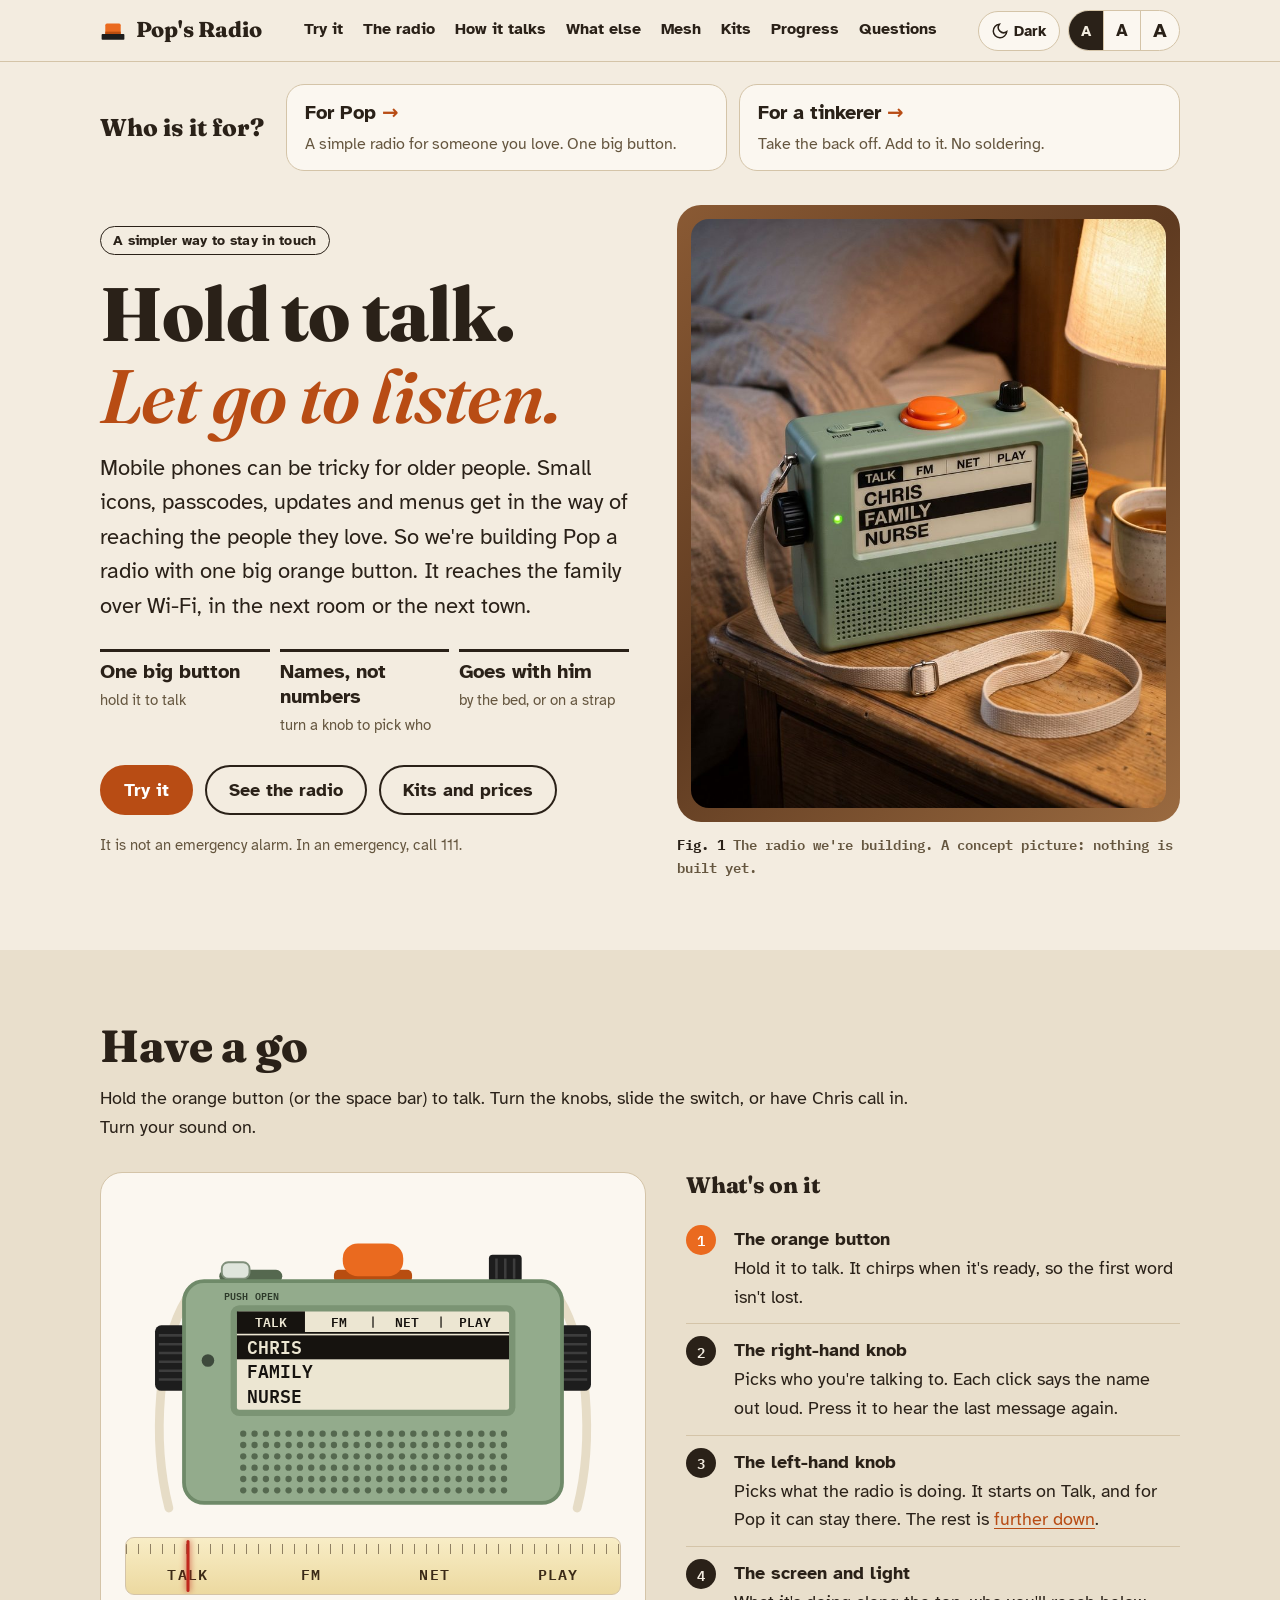
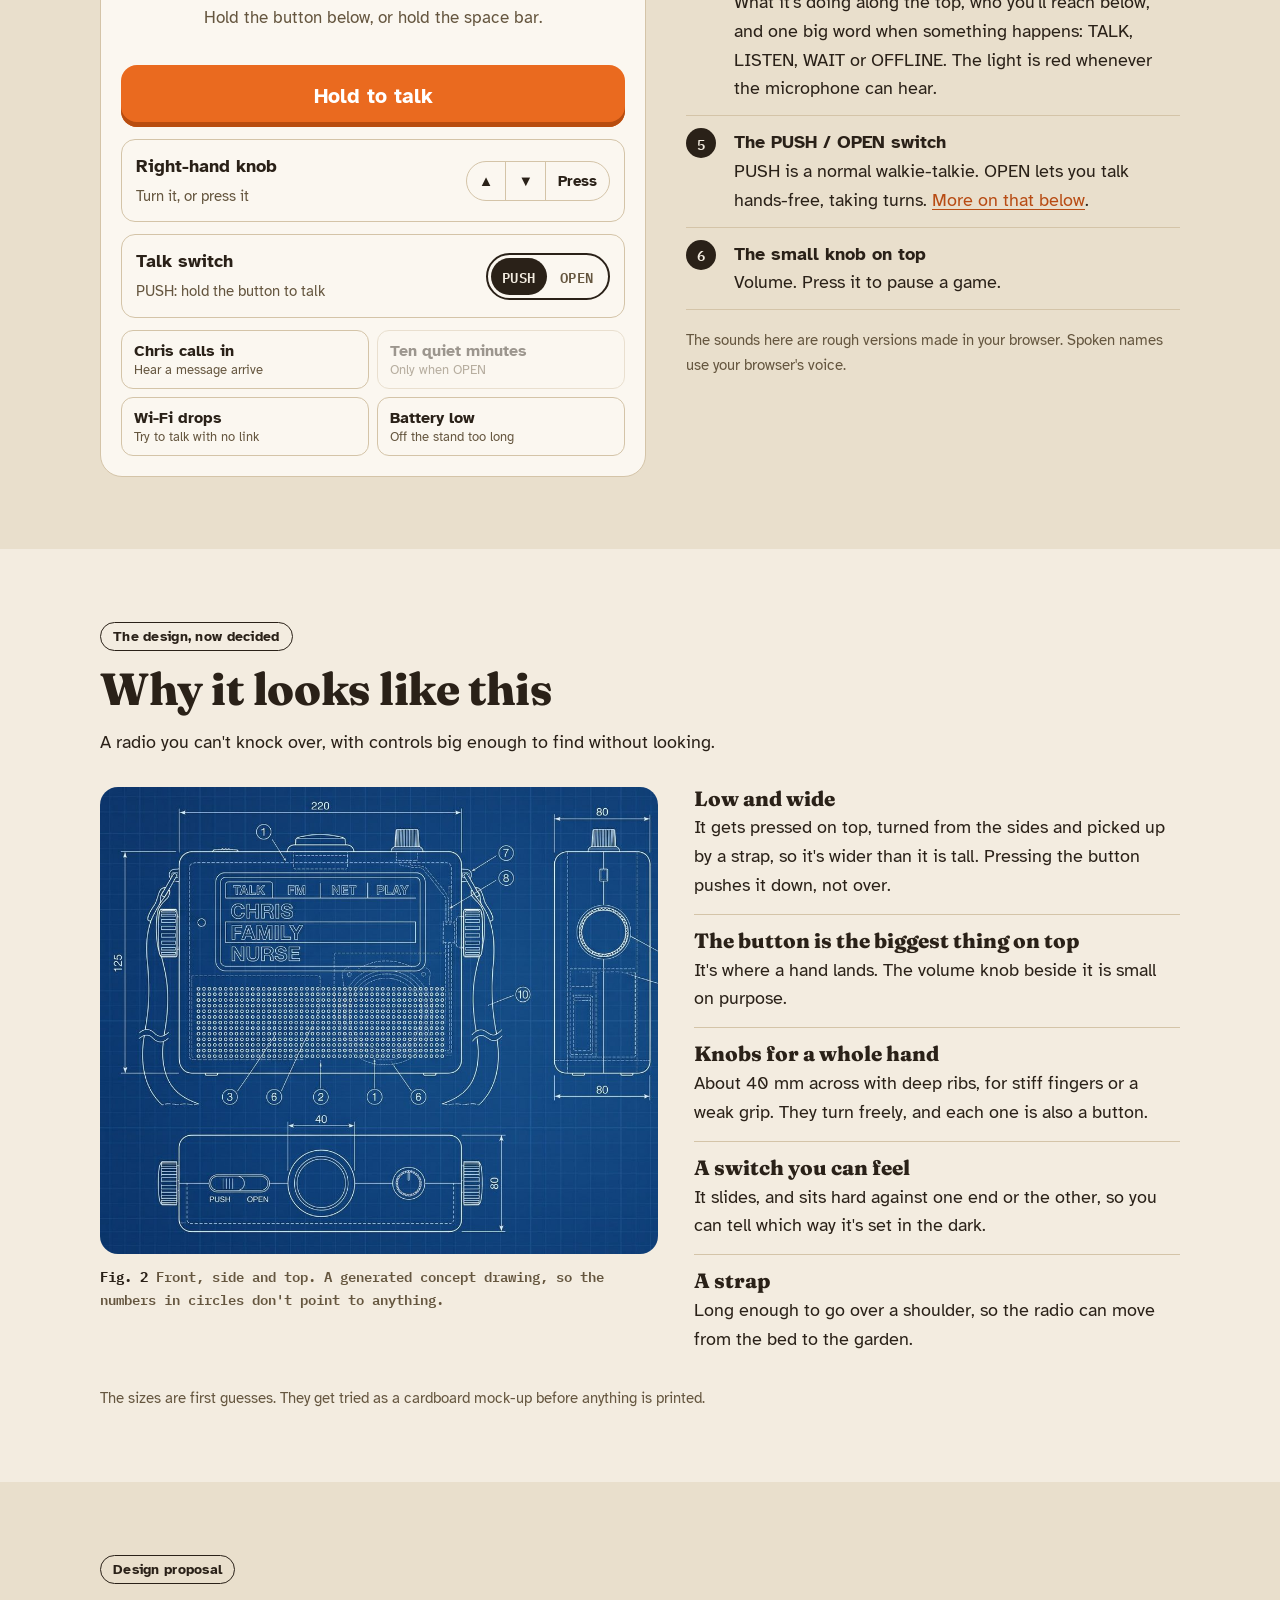
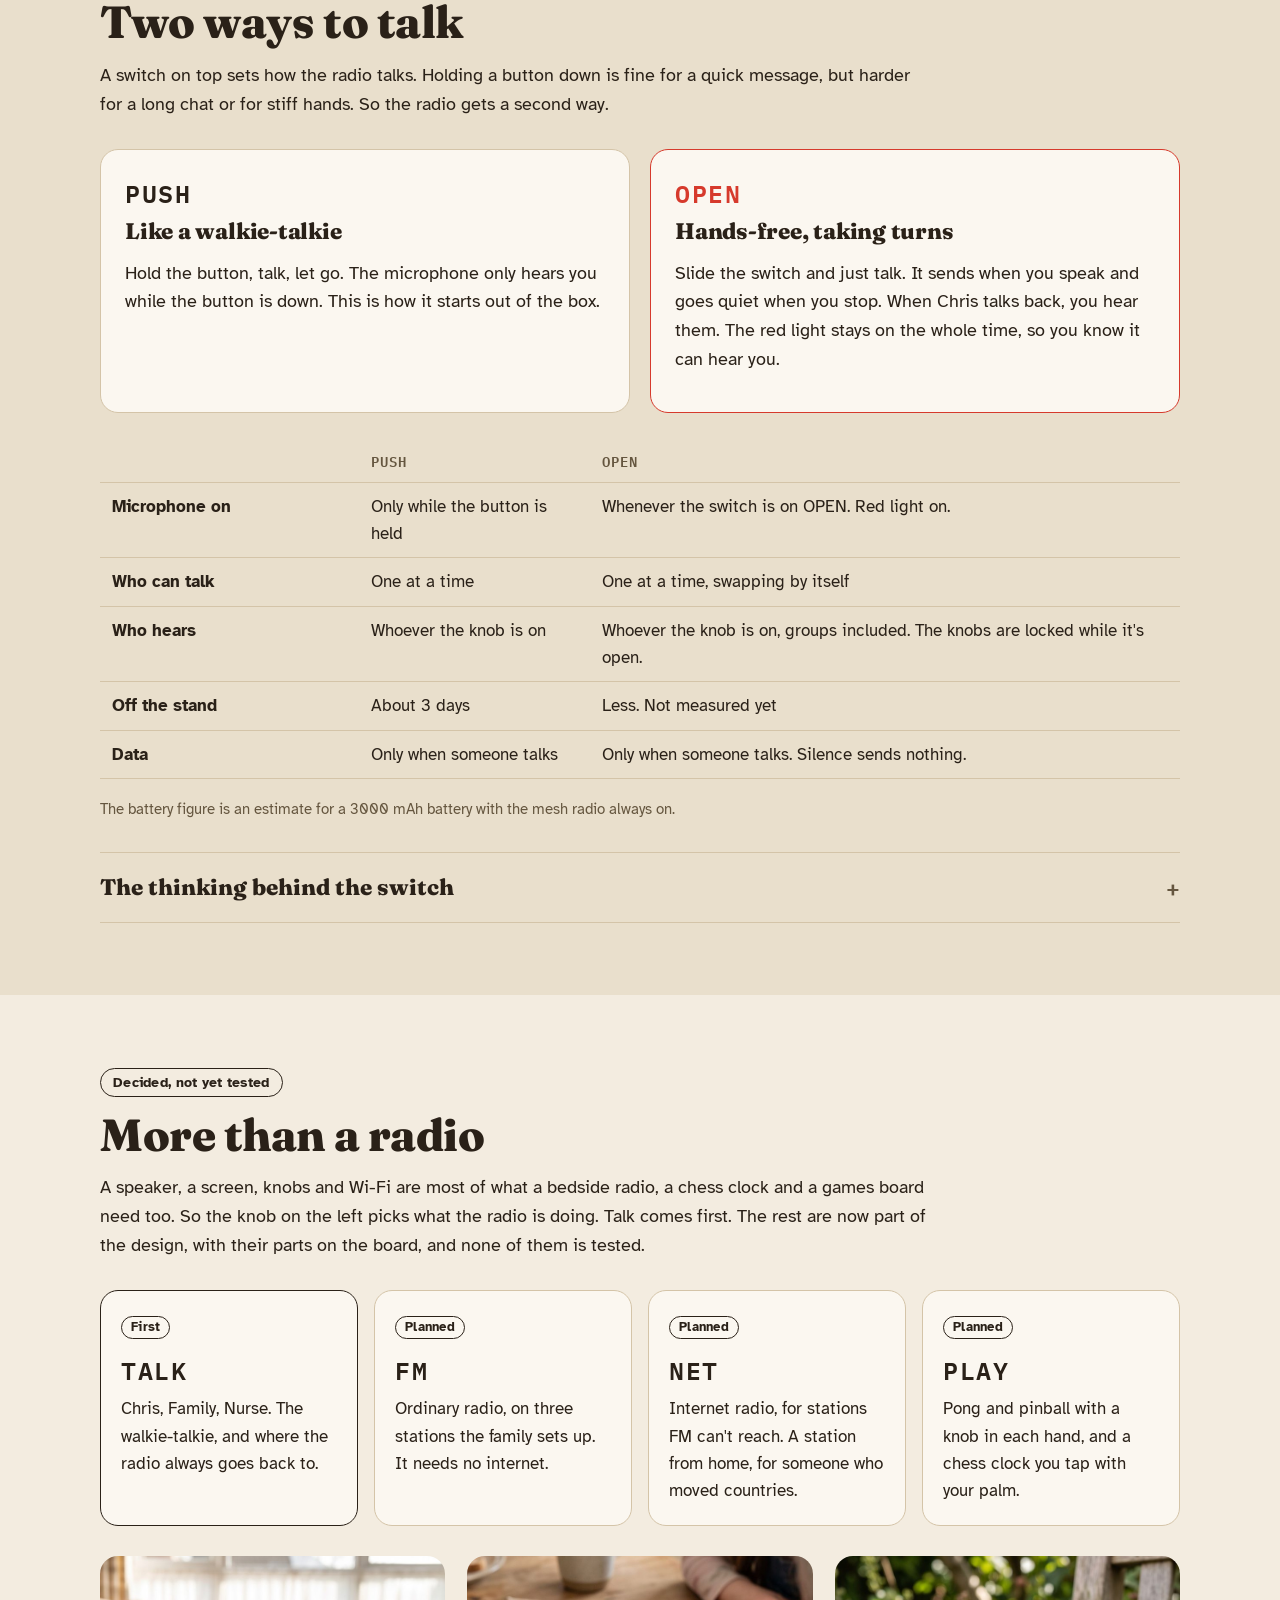
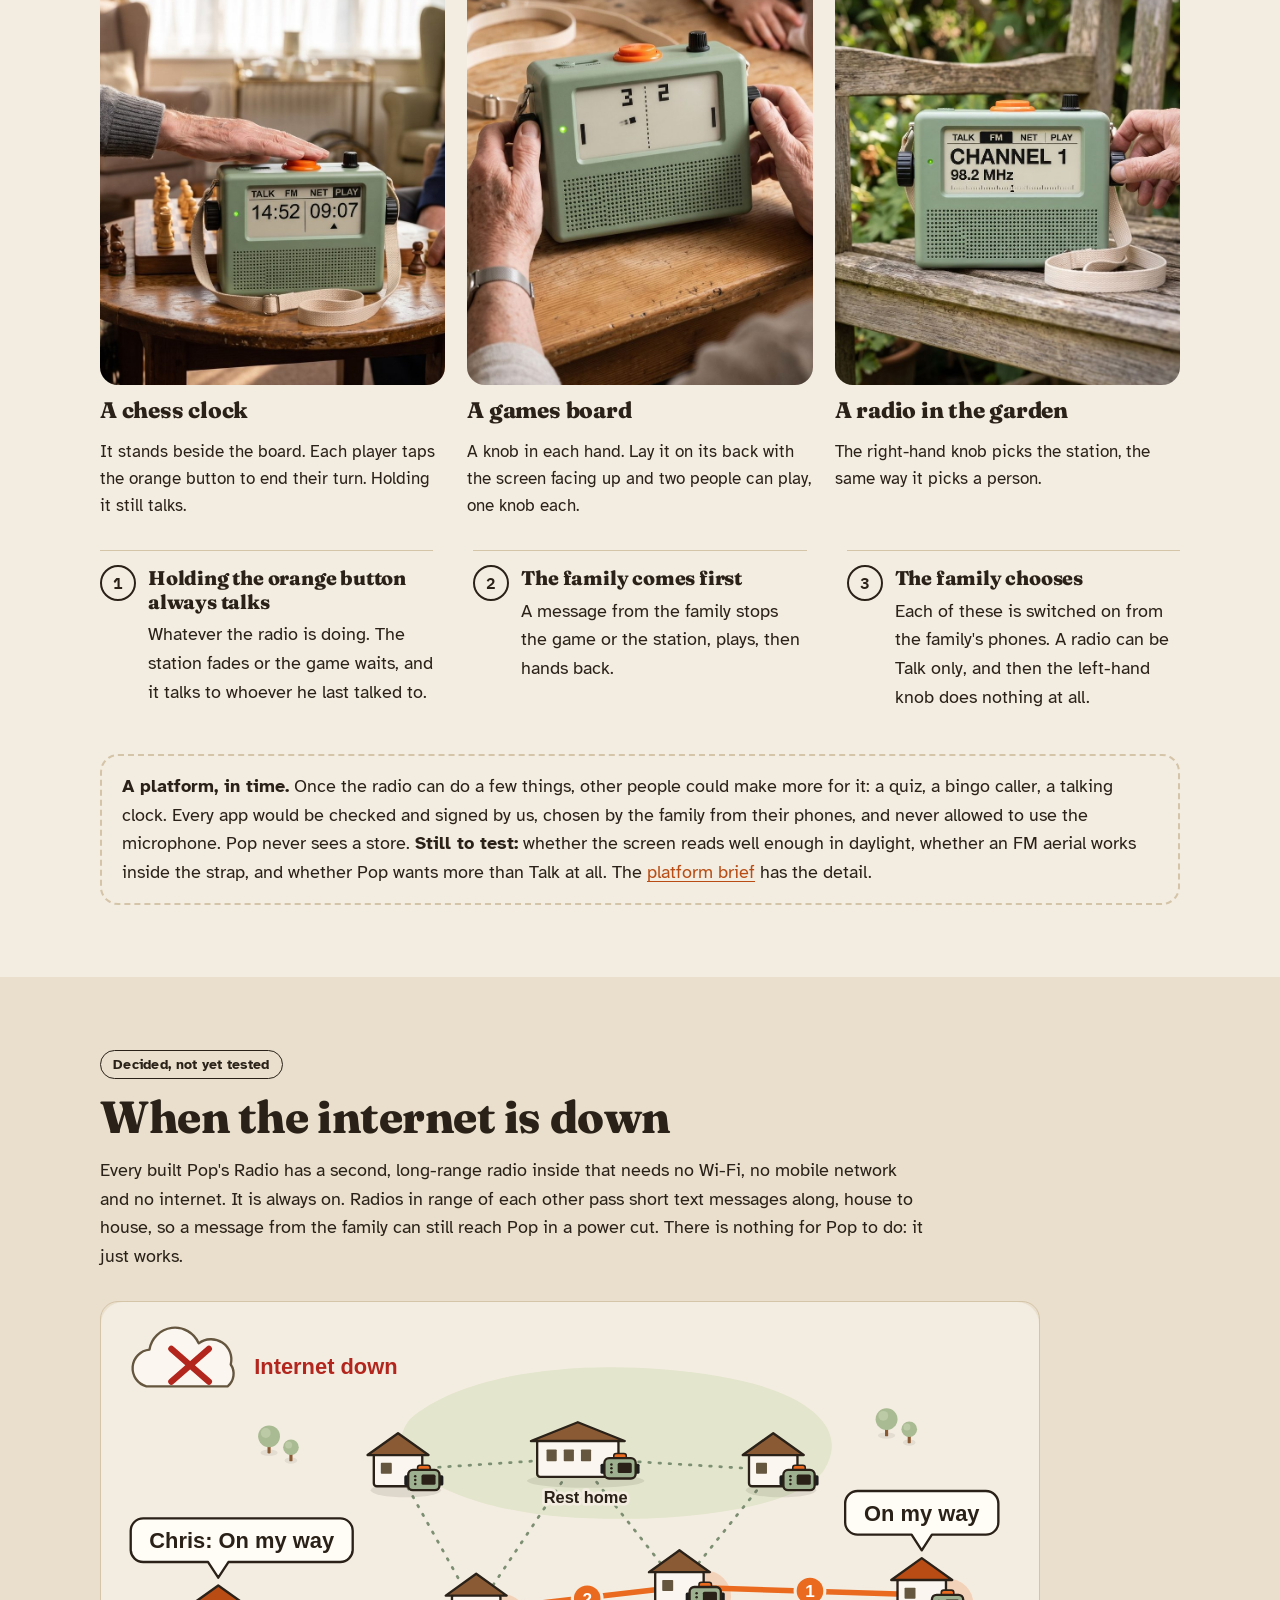
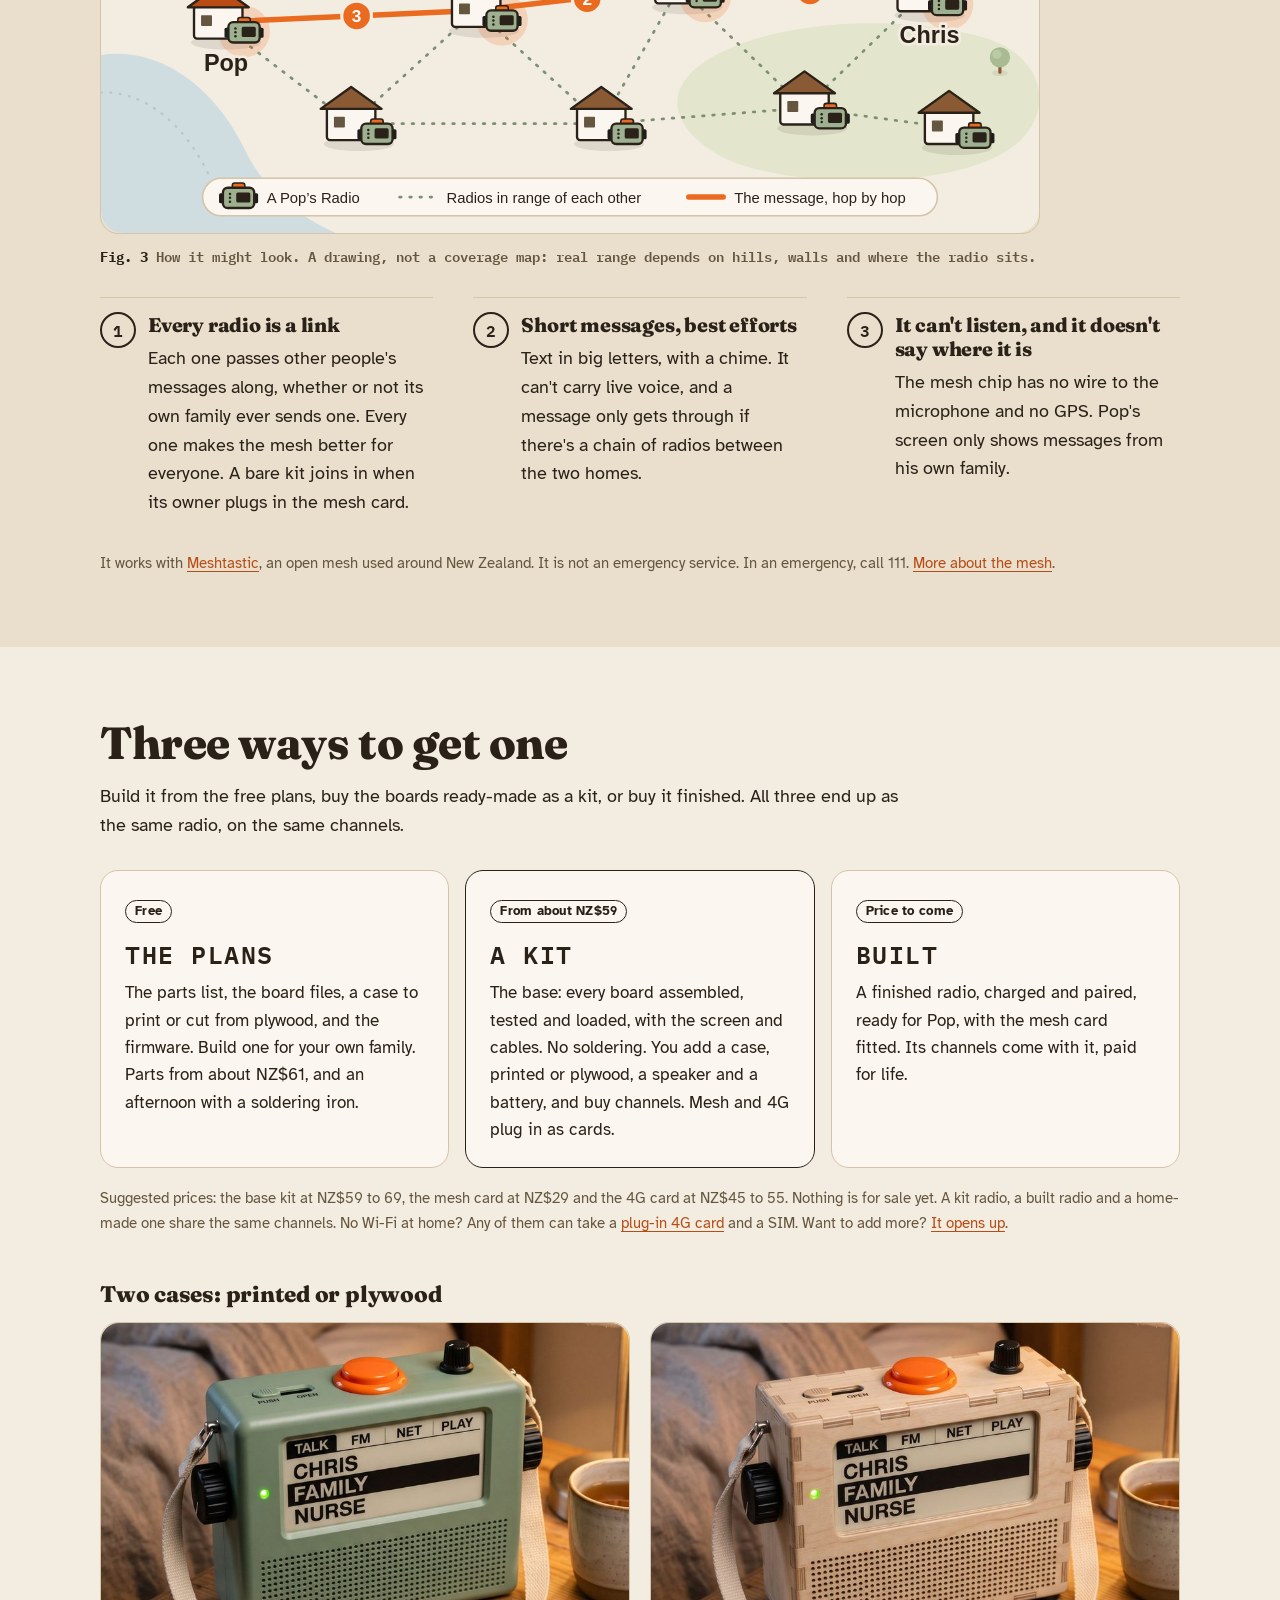
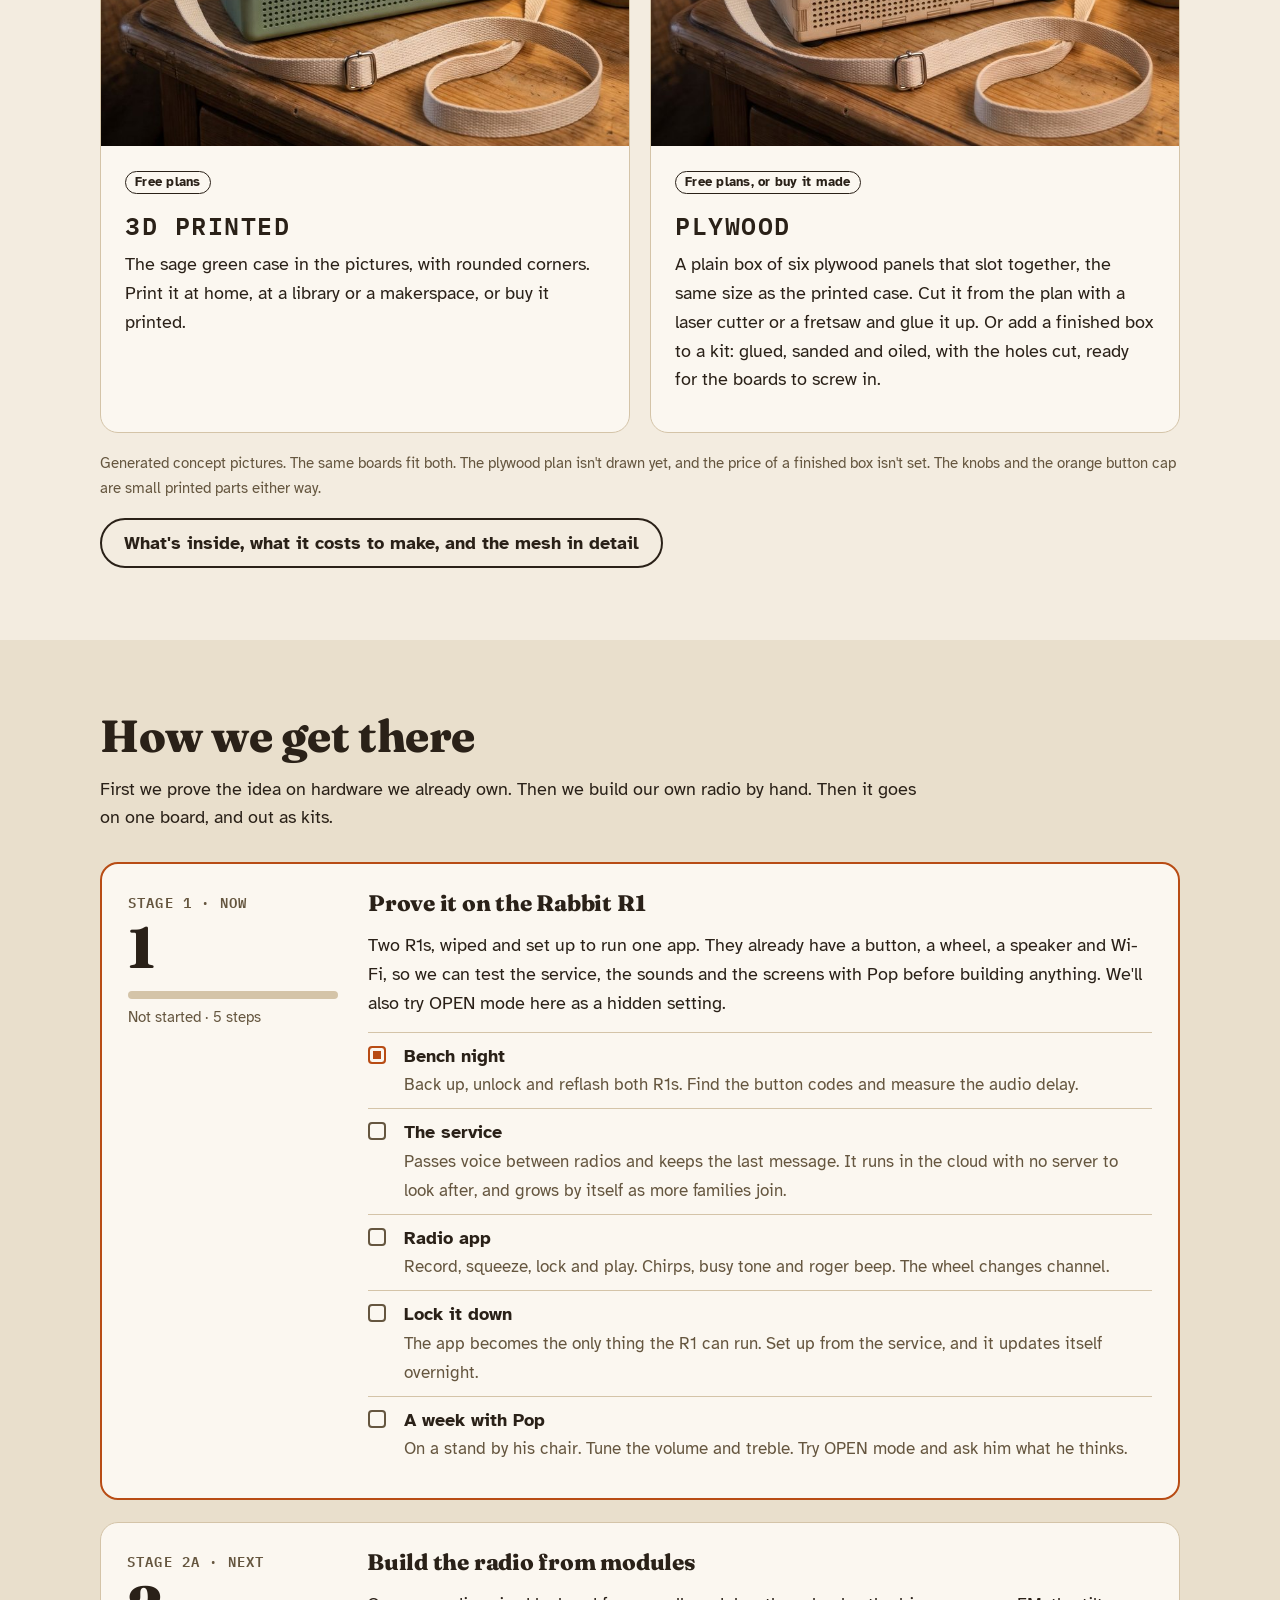
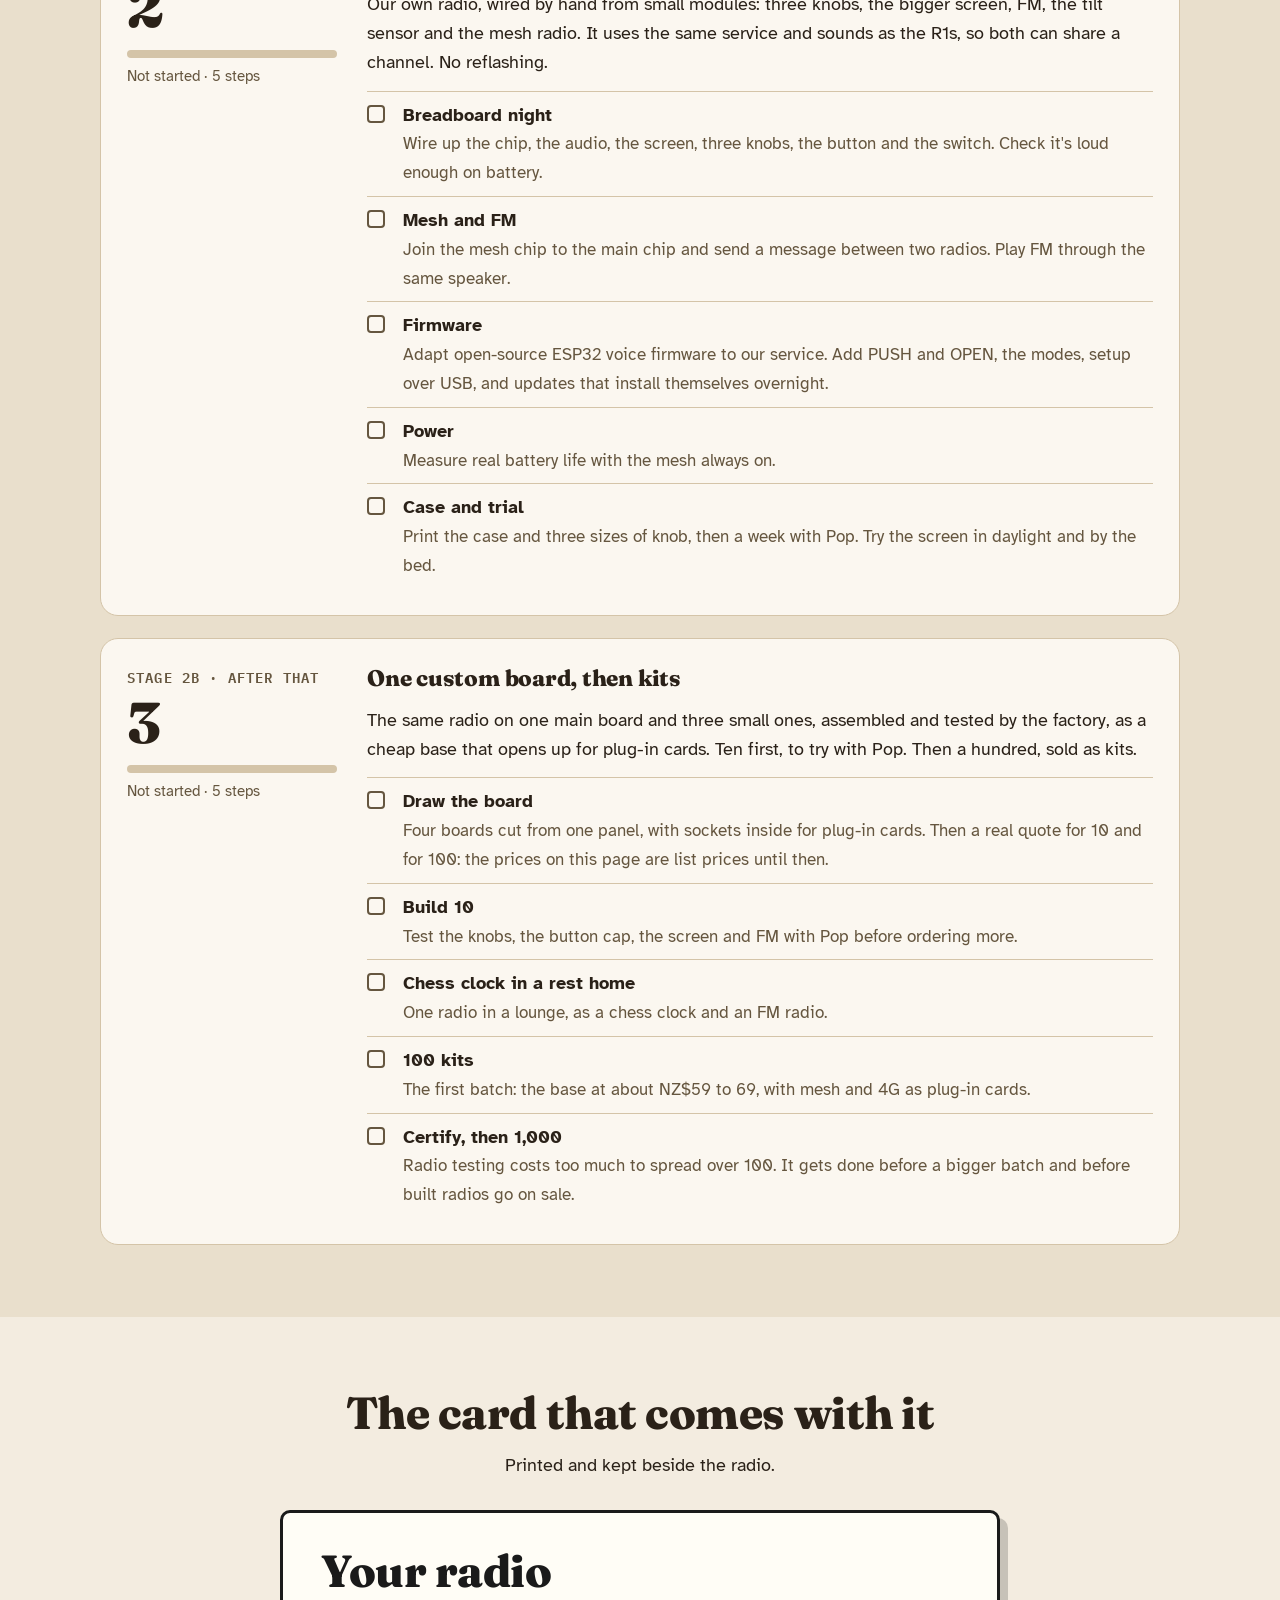
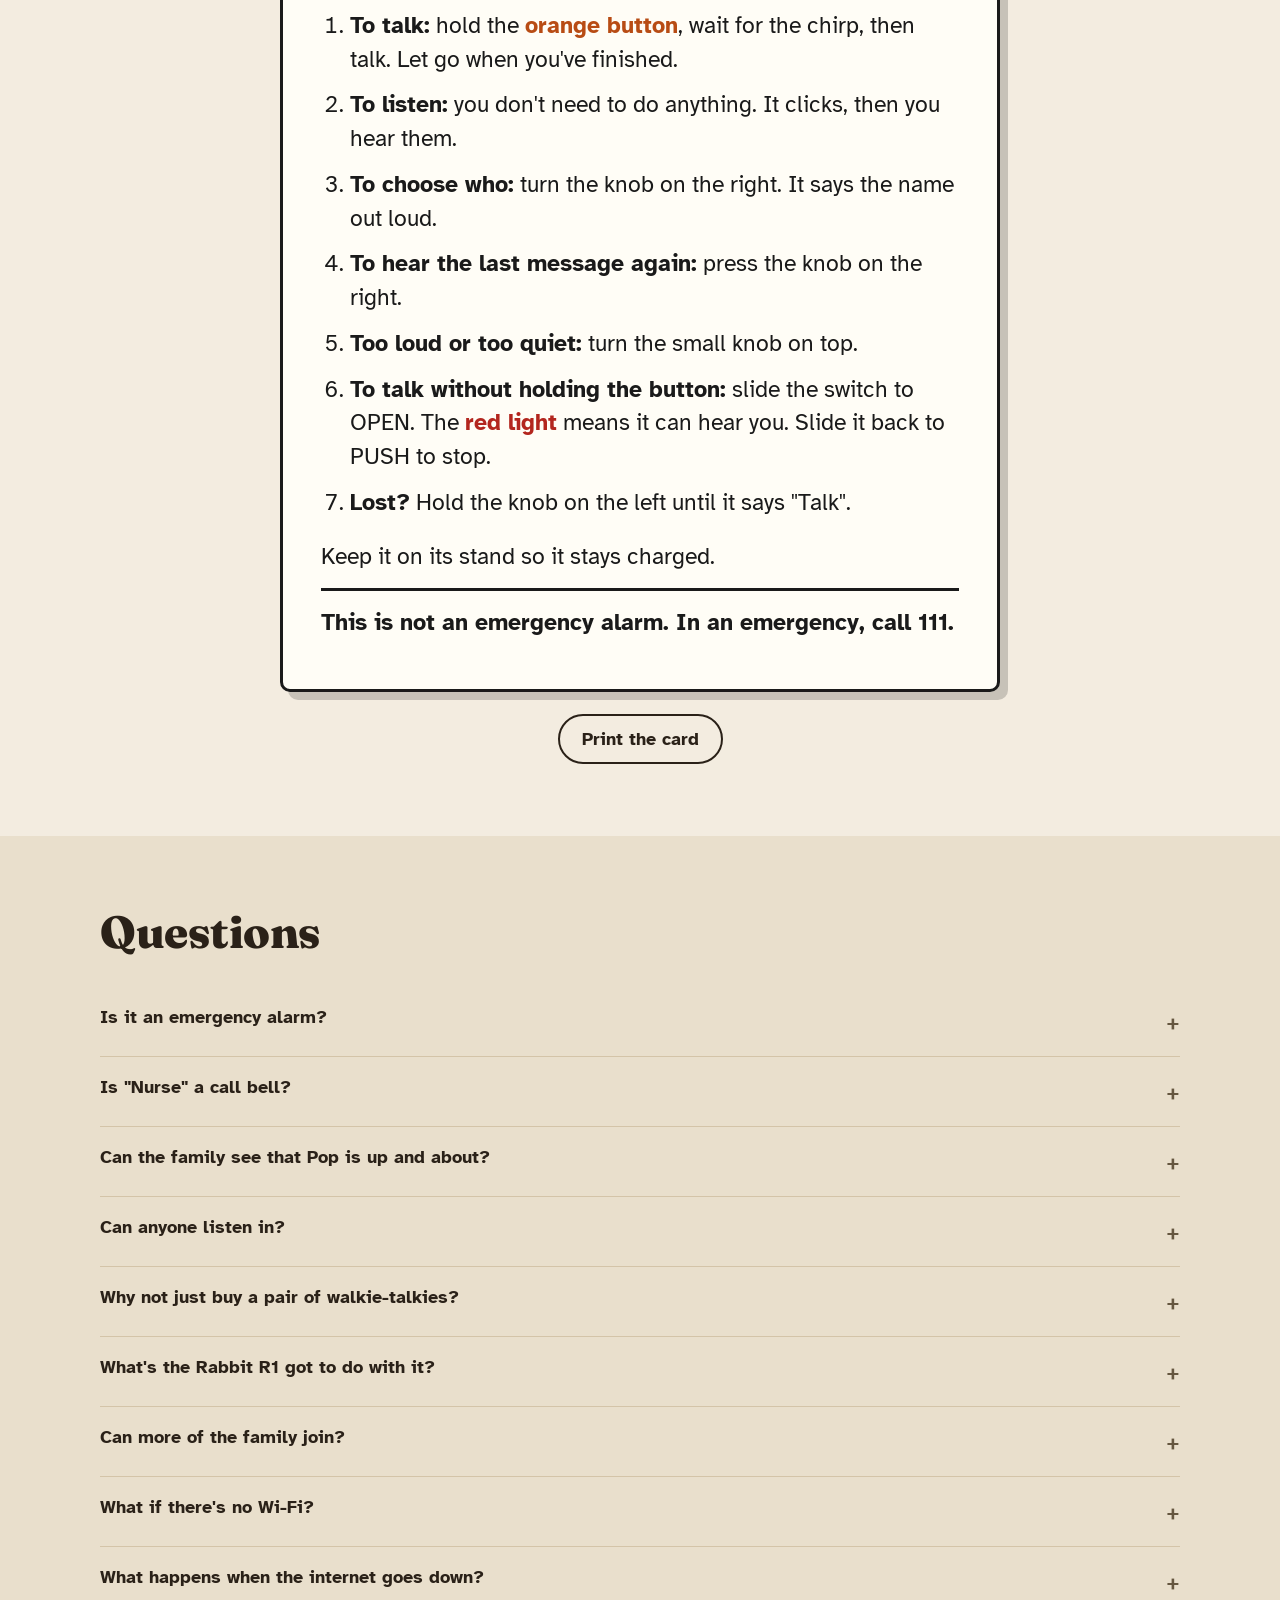
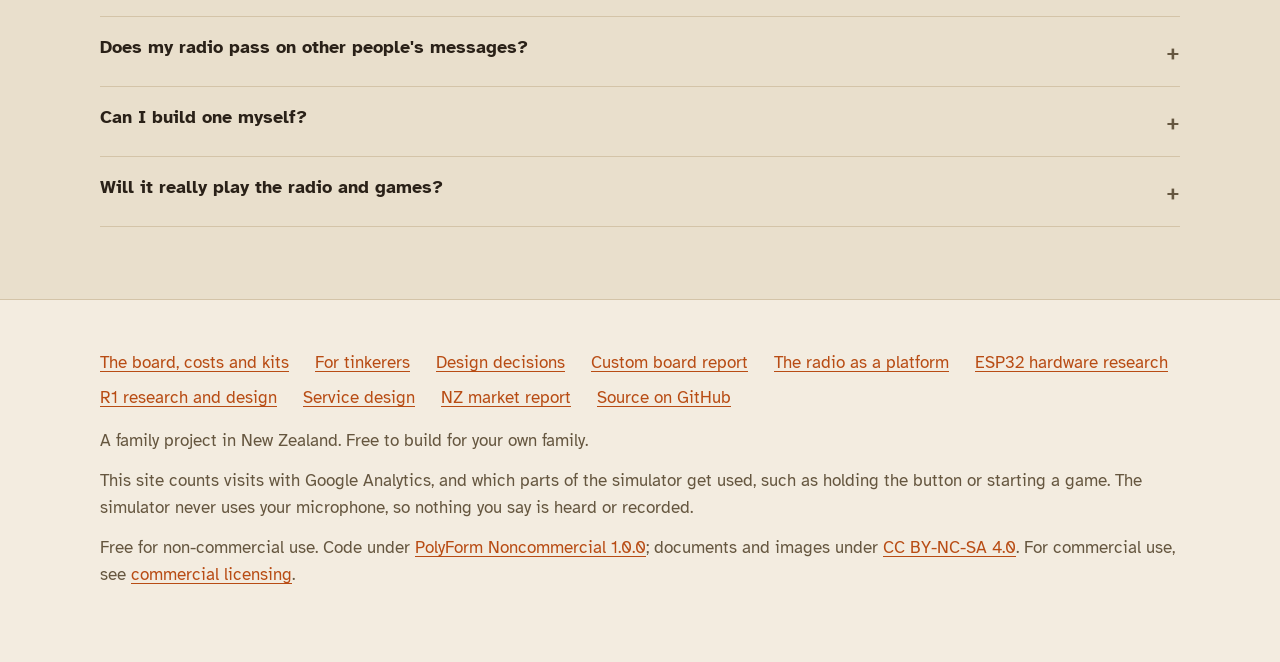
<file: index.html>
<!doctype html>
<html lang="en-NZ">
<head>
<meta charset="utf-8">
<meta name="viewport" content="width=device-width, initial-scale=1">
<title>Pop's Radio</title>
<meta name="description" content="A simple radio for Pop. Mobile phones can be tricky for older people who only want an easy way to reach the people they love. This has one big button: hold to talk, let go to listen.">
<link rel="icon" type="image/svg+xml" href="images/favicon.svg">
<link rel="apple-touch-icon" href="images/apple-touch-icon.png">
<link rel="canonical" href="https://popsradio.chrisbarlow.nz/">
<meta property="og:type" content="website">
<meta property="og:site_name" content="Pop's Radio">
<meta property="og:title" content="Pop's Radio: hold to talk, let go to listen">
<meta property="og:description" content="A simple radio for Pop. Mobile phones can be tricky for older people who only want an easy way to reach the people they love. This has one big button: hold to talk, let go to listen.">
<meta property="og:url" content="https://popsradio.chrisbarlow.nz/">
<meta property="og:image" content="https://popsradio.chrisbarlow.nz/images/social-preview.jpg">
<meta property="og:image:secure_url" content="https://popsradio.chrisbarlow.nz/images/social-preview.jpg">
<meta property="og:image:type" content="image/jpeg">
<meta property="og:image:width" content="1200">
<meta property="og:image:height" content="630">
<meta property="og:image:alt" content="A sage green radio with a big orange button on top, on a bedside table, beside the words Hold to talk. Let go to listen.">
<meta property="og:locale" content="en_NZ">
<meta name="twitter:card" content="summary_large_image">
<meta name="twitter:title" content="Pop's Radio: hold to talk, let go to listen">
<meta name="twitter:description" content="A simple radio for Pop. Mobile phones can be tricky for older people who only want an easy way to reach the people they love. This has one big button: hold to talk, let go to listen.">
<meta name="twitter:image" content="https://popsradio.chrisbarlow.nz/images/social-preview.jpg">
<script>
/* Apply saved look before the page draws, so it doesn't flash. */
(function () {
  var r = document.documentElement;
  try {
    var t = localStorage.getItem("wt-theme"), z = localStorage.getItem("wt-size");
    if (t) r.dataset.theme = t;
    if (z) r.dataset.size = z;
  } catch (e) {}
})();
</script>
<!-- Google tag: counts visits, and which parts of the simulator get used -->
<script async src="https://www.googletagmanager.com/gtag/js?id=G-KL1QLNWTNE"></script>
<script>
  window.dataLayer = window.dataLayer || [];
  function gtag(){dataLayer.push(arguments);}
  gtag('js', new Date());
  gtag('config', 'G-KL1QLNWTNE');
</script>
<link rel="preconnect" href="https://fonts.googleapis.com">
<link rel="preconnect" href="https://fonts.gstatic.com" crossorigin>
<link href="https://fonts.googleapis.com/css2?family=Atkinson+Hyperlegible:ital,wght@0,400;0,700;1,400&family=Fraunces:ital,opsz,wght@0,9..144,600;0,9..144,800;1,9..144,600&family=IBM+Plex+Mono:wght@500;600&display=swap" rel="stylesheet">
<link rel="stylesheet" href="site.css">
</head>
<body>

<header class="top">
  <div class="wrap">
    <a class="mark" href="#"><svg viewBox="0 0 64 64" aria-hidden="true"><g class="cap"><path d="M13 44V20a4 4 0 0 1 4-4h30a4 4 0 0 1 4 4v24z" fill="#ea6a1f"/><path d="M13 36h38v8H13z" fill="#b84d10"/></g><rect x="4" y="42" width="56" height="14" rx="2" fill="#1d1d1d"/></svg>Pop's Radio</a>
    <nav class="nav" aria-label="On this page">
      <a href="#try">Try it</a>
      <a href="#radio">The radio</a>
      <a href="#talk">How it talks</a>
      <a href="#more">What else</a>
      <a href="#mesh">Mesh</a>
      <a href="#inside">Kits</a>
      <a href="#stages">Progress</a>
      <a href="#questions">Questions</a>
    </nav>
    <div class="controls">
      <div class="seg" role="group" aria-label="Light or dark">
        <button type="button" id="themeBtn" aria-label="Switch to dark"><svg class="icon" viewBox="0 0 24 24" fill="none" stroke="currentColor" stroke-width="2" stroke-linecap="round"><path id="themeIcon" d="M21 12.8A9 9 0 1 1 11.2 3a7 7 0 0 0 9.8 9.8z"/></svg> <span id="themeLbl">Dark</span></button>
      </div>
      <div class="seg" role="group" aria-label="Text size">
        <button type="button" data-set-size="0" aria-label="Normal text">A</button>
        <button type="button" data-set-size="1" aria-label="Large text" class="a2">A</button>
        <button type="button" data-set-size="2" aria-label="Largest text" class="a3">A</button>
      </div>
    </div>
  </div>
</header>

<main>

<!-- Who is it for? -->
<div class="wrap who" aria-labelledby="whoQ">
  <p class="who-q" id="whoQ">Who is it for?</p>
  <div class="who-pick">
    <a href="#pop"><b>For Pop</b><span>A simple radio for someone you love. One big button.</span></a>
    <a href="tinker.html"><b>For a tinkerer</b><span>Take the back off. Add to it. No soldering.</span></a>
  </div>
</div>

<!-- The radio -->
<div class="wrap hero" id="pop">
  <div>
    <span class="tag">A simpler way to stay in touch</span>
    <h1>Hold to talk.<br><em>Let go to listen.</em></h1>
    <p class="lede">Mobile phones can be tricky for older people. Small icons, passcodes, updates and menus get in the way of reaching the people they love. So we're building Pop a radio with one big orange button. It reaches the family over Wi-Fi, in the next room or the next town.</p>
    <div class="facts">
      <div><b>One big button</b><span>hold it to talk</span></div>
      <div><b>Names, not numbers</b><span>turn a knob to pick who</span></div>
      <div><b>Goes with him</b><span>by the bed, or on a strap</span></div>
    </div>
    <div class="cta">
      <a class="btn primary" href="#try">Try it</a>
      <a class="btn" href="#radio">See the radio</a>
      <a class="btn" href="#inside">Kits and prices</a>
    </div>
    <p class="small muted aside">It is not an emergency alarm. In an emergency, call 111.</p>
  </div>
  <figure>
    <div class="frame"><img src="images/platform-bedside_sml.jpg" alt="A sage green radio on a wooden bedside table beside a lamp and a mug of tea. It has a big orange button on top, a small volume knob, a large black knob on each side, a speaker grille and a cream shoulder strap. The screen lists Chris, Family and Nurse, with Family selected." width="805" height="999"></div>
    <figcaption class="fig"><b>Fig. 1</b> The radio we're building. A concept picture: nothing is built yet.</figcaption>
  </figure>
</div>

<!-- Try it -->
<section class="alt" id="try">
  <div class="wrap">
    <div class="section-head">
      <h2>Have a go</h2>
      <p>Hold the orange button (or the space bar) to talk. Turn the knobs, slide the switch, or have Chris call in. Turn your sound on.</p>
    </div>
    <div class="trybox">
      <div class="sim">
        <svg id="dev" viewBox="0 0 400 262" aria-label="Drawing of the radio">
          <path d="M52 84C30 120 24 196 38 250" fill="none" stroke="#e6dcc6" stroke-width="7" stroke-linecap="round"/>
          <path d="M348 84c22 36 28 112 14 166" fill="none" stroke="#e6dcc6" stroke-width="7" stroke-linecap="round"/>
          <g id="modeKnob" class="hit">
            <rect x="27" y="105" width="26" height="52" rx="5" fill="#1d1d1d"/>
            <path d="M30 113h20M30 120h20M30 127h20M30 134h20M30 141h20M30 148h20" stroke="#3d3d3d" stroke-width="2"/>
          </g>
          <g id="selKnob" class="hit">
            <rect x="347" y="105" width="26" height="52" rx="5" fill="#1d1d1d"/>
            <path d="M350 113h20M350 120h20M350 127h20M350 134h20M350 141h20M350 148h20" stroke="#3d3d3d" stroke-width="2"/>
          </g>
          <g id="sw" class="hit">
            <rect x="70" y="46" width="66" height="26" fill="transparent"/>
            <rect x="78" y="61" width="50" height="10" rx="5" fill="#55684f"/>
            <rect id="thumb" x="80" y="55" width="22" height="13" rx="5" fill="#dfe5dc" stroke="#7f8f7a" stroke-width="1.5"/>
          </g>
          <rect x="169" y="61" width="62" height="10" rx="4" fill="#b84d10"/>
          <rect id="btn" class="hit" x="176" y="40" width="48" height="26" rx="12" fill="#ea6a1f"/>
          <g id="vol" class="hit">
            <rect x="292" y="49" width="26" height="22" rx="3" fill="#1d1d1d"/>
            <path d="M298 52v16M305 52v16M312 52v16" stroke="#3d3d3d" stroke-width="2"/>
          </g>
          <rect x="50" y="70" width="300" height="176" rx="16" fill="#93ab8c" stroke="#6f8a69" stroke-width="3"/>
          <text x="91" y="85" text-anchor="middle" font-family="IBM Plex Mono, monospace" font-weight="600" font-size="8" fill="#2d3a2a">PUSH</text>
          <text x="116" y="85" text-anchor="middle" font-family="IBM Plex Mono, monospace" font-weight="600" font-size="8" fill="#2d3a2a">OPEN</text>
          <rect x="87" y="89" width="226" height="88" rx="7" fill="#7b9474"/>
          <g id="scr" font-family="IBM Plex Mono, monospace" font-weight="600"></g>
          <circle id="led" cx="69" cy="133" r="5" fill="#3e4a3c"/>
          <g id="grille" fill="#55684f"></g>
        </svg>
        <div class="dial" aria-label="The left-hand knob: what the radio is doing">
          <div class="dial-scale">
            <button type="button" data-mode="0">TALK</button>
            <button type="button" data-mode="1">FM</button>
            <button type="button" data-mode="2">NET</button>
            <button type="button" data-mode="3">PLAY</button>
          </div>
          <div class="needle" id="needle"></div>
        </div>
        <p class="hint" id="hint" aria-live="polite">Hold the button below, or hold the space bar.</p>
        <button class="ptt" id="ptt" type="button">Hold to talk</button>
        <div class="switchrow">
          <div><b>Right-hand knob</b><span>Turn it, or press it</span></div>
          <div class="seg">
            <button type="button" data-sel="-1" aria-label="Turn the knob back">&#9650;</button>
            <button type="button" data-sel="1" aria-label="Turn the knob on">&#9660;</button>
            <button type="button" id="selPress">Press</button>
          </div>
        </div>
        <div class="switchrow">
          <div><b>Talk switch</b><span id="swText">PUSH: hold the button to talk</span></div>
          <button class="toggle" id="toggle" type="button" role="switch" aria-checked="false" aria-label="Open channel"><span>PUSH</span><span>OPEN</span></button>
        </div>
        <div class="events">
          <button type="button" id="evCall">Chris calls in<small>Hear a message arrive</small></button>
          <button type="button" id="evQuiet" disabled>Ten quiet minutes<small>Only when OPEN</small></button>
          <button type="button" id="evNet" aria-pressed="false"><span>Wi-Fi drops</span><small>Try to talk with no link</small></button>
          <button type="button" id="evBatt" aria-pressed="false"><span>Battery low</span><small>Off the stand too long</small></button>
        </div>
      </div>
      <div>
        <h3>What's on it</h3>
        <ul class="legend">
          <li><span class="dot orange">1</span><div><b>The orange button</b><br>Hold it to talk. It chirps when it's ready, so the first word isn't lost.</div></li>
          <li><span class="dot">2</span><div><b>The right-hand knob</b><br>Picks who you're talking to. Each click says the name out loud. Press it to hear the last message again.</div></li>
          <li><span class="dot">3</span><div><b>The left-hand knob</b><br>Picks what the radio is doing. It starts on Talk, and for Pop it can stay there. The rest is <a href="#more">further down</a>.</div></li>
          <li><span class="dot">4</span><div><b>The screen and light</b><br>What it's doing along the top, who you'll reach below, and one big word when something happens: TALK, LISTEN, WAIT or OFFLINE. The light is red whenever the microphone can hear.</div></li>
          <li><span class="dot">5</span><div><b>The PUSH / OPEN switch</b><br>PUSH is a normal walkie-talkie. OPEN lets you talk hands-free, taking turns. <a href="#talk">More on that below</a>.</div></li>
          <li><span class="dot">6</span><div><b>The small knob on top</b><br>Volume. Press it to pause a game.</div></li>
        </ul>
        <p class="small muted aside">The sounds here are rough versions made in your browser. Spoken names use your browser's voice.</p>
      </div>
    </div>
  </div>
</section>

<!-- Why it looks like this -->
<section id="radio">
  <div class="wrap">
    <div class="section-head">
      <span class="tag">The design, now decided</span>
      <h2>Why it looks like this</h2>
      <p>A radio you can't knock over, with controls big enough to find without looking.</p>
    </div>
    <div class="meet">
      <figure>
        <div class="photo"><img src="images/platform-blueprint_sml.jpg" alt="Blueprint drawing of the radio from the front, the side and the top. It is 220 mm wide, 125 mm tall and 80 mm deep, with the switch, the orange button and the volume knob in a row on top." loading="lazy" width="1000" height="837"></div>
        <figcaption class="fig"><b>Fig. 2</b> Front, side and top. A generated concept drawing, so the numbers in circles don't point to anything.</figcaption>
      </figure>
      <ul class="why">
        <li><b>Low and wide</b>It gets pressed on top, turned from the sides and picked up by a strap, so it's wider than it is tall. Pressing the button pushes it down, not over.</li>
        <li><b>The button is the biggest thing on top</b>It's where a hand lands. The volume knob beside it is small on purpose.</li>
        <li><b>Knobs for a whole hand</b>About 40 mm across with deep ribs, for stiff fingers or a weak grip. They turn freely, and each one is also a button.</li>
        <li><b>A switch you can feel</b>It slides, and sits hard against one end or the other, so you can tell which way it's set in the dark.</li>
        <li><b>A strap</b>Long enough to go over a shoulder, so the radio can move from the bed to the garden.</li>
      </ul>
    </div>
    <p class="small muted aside">The sizes are first guesses. They get tried as a cardboard mock-up before anything is printed.</p>
  </div>
</section>

<!-- Two ways to talk -->
<section class="alt" id="talk">
  <div class="wrap">
    <div class="section-head">
      <span class="tag">Design proposal</span>
      <h2>Two ways to talk</h2>
      <p>A switch on top sets how the radio talks. Holding a button down is fine for a quick message, but harder for a long chat or for stiff hands. So the radio gets a second way.</p>
    </div>
    <div class="modes">
      <div class="mode">
        <div class="big">PUSH</div>
        <h3>Like a walkie-talkie</h3>
        <p>Hold the button, talk, let go. The microphone only hears you while the button is down. This is how it starts out of the box.</p>
      </div>
      <div class="mode open">
        <div class="big">OPEN</div>
        <h3>Hands-free, taking turns</h3>
        <p>Slide the switch and just talk. It sends when you speak and goes quiet when you stop. When Chris talks back, you hear them. The red light stays on the whole time, so you know it can hear you.</p>
      </div>
    </div>
    <div class="scroll">
    <table class="cmp">
      <thead><tr><th></th><th>PUSH</th><th>OPEN</th></tr></thead>
      <tbody>
        <tr><td>Microphone on</td><td>Only while the button is held</td><td>Whenever the switch is on OPEN. Red light on.</td></tr>
        <tr><td>Who can talk</td><td>One at a time</td><td>One at a time, swapping by itself</td></tr>
        <tr><td>Who hears</td><td>Whoever the knob is on</td><td>Whoever the knob is on, groups included. The knobs are locked while it's open.</td></tr>
        <tr><td>Off the stand</td><td>About 3 days</td><td>Less. Not measured yet</td></tr>
        <tr><td>Data</td><td>Only when someone talks</td><td>Only when someone talks. Silence sends nothing.</td></tr>
      </tbody>
    </table>
    </div>
    <p class="small muted aside">The battery figure is an estimate for a 3000 mAh battery with the mesh radio always on.</p>

    <details class="more-notes">
      <summary>The thinking behind the switch</summary>
      <div class="notes">
        <div><h4>A switch, not a setting</h4><p>You can see and feel which way it's set, even in the dark. Nobody can change it from somewhere else. That's the main reason for a physical switch.</p></div>
        <div><h4>Taking turns, not a phone call</h4><p>While Chris is talking, Pop's microphone is muted so the speaker doesn't echo back down the line. A true two-way call needs echo cancelling, which takes about a third of the chip and probably a different sound board. That can come later.</p></div>
        <div><h4>The red light rule</h4><p>If the red light is on, the microphone can hear. In OPEN it stays on, the screen says OPEN, and Chris's radio shows that Pop's channel is open.</p></div>
        <div><h4>It says what it's doing</h4><p>Slide to OPEN and it says who can hear, such as "Channel open to family. Everyone on this channel can hear you". Slide back and it says "Channel closed".</p></div>
        <div><h4>Groups too, with care</h4><p>OPEN works on a group channel, so the whole family can chat hands-free. Everyone on that channel hears what the microphone picks up, so the radio names the channel out loud first, and every other radio on it shows that Pop's is open. The knobs lock while it's open, so an open microphone can't be turned onto another channel by accident.</p></div>
        <div><h4>It pauses itself</h4><p>After ten minutes of nobody talking, it pauses and says so. Press the orange button to carry on. Pressing it any time in OPEN pauses or resumes.</p></div>
        <div><h4>Best on the stand</h4><p>In OPEN the radio has to stay fully awake, so the battery goes in hours rather than days. It's meant for when it's sitting on its stand.</p></div>
        <div><h4>Pop decides</h4><p>It's his radio and his switch. We explain it, ask him, and ask again later. The printed card says what the red light means.</p></div>
      </div>
      <div class="proposal">
        <b>Still to work out.</b> Whether ten minutes is the right pause. Whether voice-activated sending clips the first word (the radio records from the moment it hears sound, which should help). Which switch feels best under an older thumb. None of this is tested yet: the R1 stage will try OPEN as a hidden setting first, before we cut a slot for a real switch.
      </div>
    </details>
  </div>
</section>

<!-- More than a radio -->
<section id="more">
  <div class="wrap">
    <div class="section-head">
      <span class="tag">Decided, not yet tested</span>
      <h2>More than a radio</h2>
      <p>A speaker, a screen, knobs and Wi-Fi are most of what a bedside radio, a chess clock and a games board need too. So the knob on the left picks what the radio is doing. Talk comes first. The rest are now part of the design, with their parts on the board, and none of them is tested.</p>
    </div>
    <div class="modes four">
      <div class="mode plan">
        <span class="tag">First</span>
        <div class="big">TALK</div>
        <p>Chris, Family, Nurse. The walkie-talkie, and where the radio always goes back to.</p>
      </div>
      <div class="mode">
        <span class="tag">Planned</span>
        <div class="big">FM</div>
        <p>Ordinary radio, on three stations the family sets up. It needs no internet.</p>
      </div>
      <div class="mode">
        <span class="tag">Planned</span>
        <div class="big">NET</div>
        <p>Internet radio, for stations FM can't reach. A station from home, for someone who moved countries.</p>
      </div>
      <div class="mode">
        <span class="tag">Planned</span>
        <div class="big">PLAY</div>
        <p>Pong and pinball with a knob in each hand, and a chess clock you tap with your palm.</p>
      </div>
    </div>
    <div class="shapes" data-gallery>
      <figure class="shape" data-full="images/platform-chess-clock.jpg">
        <div class="pic"><img src="images/platform-chess-clock_sml.jpg" alt="The radio standing beside a chessboard in a rest home lounge. An older man presses the orange button with the flat of his hand. The screen shows two clock times, 14:52 and 09:07." loading="lazy" width="805" height="1006"></div>
        <figcaption><h3>A chess clock</h3><p>It stands beside the board. Each player taps the orange button to end their turn. Holding it still talks.</p></figcaption>
      </figure>
      <figure class="shape" data-full="images/platform-pong.jpg">
        <div class="pic"><img src="images/platform-pong_sml.jpg" alt="Two older hands hold the radio by its side knobs on a kitchen table. The screen shows a game of Pong, three points to two." loading="lazy" width="805" height="1006"></div>
        <figcaption><h3>A games board</h3><p>A knob in each hand. Lay it on its back with the screen facing up and two people can play, one knob each.</p></figcaption>
      </figure>
      <figure class="shape" data-full="images/platform-fm.jpg">
        <div class="pic"><img src="images/platform-fm_sml.jpg" alt="The radio on a garden bench. A hand turns the right-hand knob. The screen has FM highlighted and reads Channel 1, 98.2 MHz." loading="lazy" width="805" height="999"></div>
        <figcaption><h3>A radio in the garden</h3><p>The right-hand knob picks the station, the same way it picks a person.</p></figcaption>
      </figure>
    </div>
    <div class="notes rules">
      <div><h4>Holding the orange button always talks</h4><p>Whatever the radio is doing. The station fades or the game waits, and it talks to whoever he last talked to.</p></div>
      <div><h4>The family comes first</h4><p>A message from the family stops the game or the station, plays, then hands back.</p></div>
      <div><h4>The family chooses</h4><p>Each of these is switched on from the family's phones. A radio can be Talk only, and then the left-hand knob does nothing at all.</p></div>
    </div>
    <div class="proposal">
      <b>A platform, in time.</b> Once the radio can do a few things, other people could make more for it: a quiz, a bingo caller, a talking clock. Every app would be checked and signed by us, chosen by the family from their phones, and never allowed to use the microphone. Pop never sees a store. <b>Still to test:</b> whether the screen reads well enough in daylight, whether an FM aerial works inside the strap, and whether Pop wants more than Talk at all. The <a href="https://github.com/cgbarlow/popsradio/blob/main/docs/Pop's%20Radio%20as%20a%20Platform.md">platform brief</a> has the detail.
    </div>
  </div>
</section>

<!-- Mesh -->
<section class="alt" id="mesh">
  <div class="wrap">
    <div class="section-head">
      <span class="tag">Decided, not yet tested</span>
      <h2>When the internet is down</h2>
      <p>Every built Pop's Radio has a second, long-range radio inside that needs no Wi-Fi, no mobile network and no internet. It is always on. Radios in range of each other pass short text messages along, house to house, so a message from the family can still reach Pop in a power cut. There is nothing for Pop to do: it just works.</p>
    </div>
    <figure>
      <a class="wide" href="images/mesh-map.svg"><img src="images/mesh-map.svg" alt="A simple map of eleven houses, each with a Pop's Radio. Dashed lines join radios in range of each other. With the internet down, the message On my way travels from Chris's house to Pop's house in three hops, through two neighbours' radios, and shows on Pop's radio." loading="lazy" width="1200" height="680"></a>
      <figcaption class="fig"><b>Fig. 3</b> How it might look. A drawing, not a coverage map: real range depends on hills, walls and where the radio sits.</figcaption>
    </figure>
    <div class="notes rules">
      <div><h4>Every radio is a link</h4><p>Each one passes other people's messages along, whether or not its own family ever sends one. Every one makes the mesh better for everyone. A bare kit joins in when its owner plugs in the mesh card.</p></div>
      <div><h4>Short messages, best efforts</h4><p>Text in big letters, with a chime. It can't carry live voice, and a message only gets through if there's a chain of radios between the two homes.</p></div>
      <div><h4>It can't listen, and it doesn't say where it is</h4><p>The mesh chip has no wire to the microphone and no GPS. Pop's screen only shows messages from his own family.</p></div>
    </div>
    <p class="small muted aside">It works with <a href="https://meshtastic.org/">Meshtastic</a>, an open mesh used around New Zealand. It is not an emergency service. In an emergency, call 111. <a href="build.html#mesh">More about the mesh</a>.</p>
  </div>
</section>

<!-- Inside, kits and prices -->
<section id="inside">
  <div class="wrap">
    <div class="section-head">
      <h2>Three ways to get one</h2>
      <p>Build it from the free plans, buy the boards ready-made as a kit, or buy it finished. All three end up as the same radio, on the same channels.</p>
    </div>
    <div class="modes three">
      <div class="mode">
        <span class="tag">Free</span>
        <div class="big">THE PLANS</div>
        <p>The parts list, the board files, a case to print or cut from plywood, and the firmware. Build one for your own family. Parts from about NZ$61, and an afternoon with a soldering iron.</p>
      </div>
      <div class="mode plan">
        <span class="tag">From about NZ$59</span>
        <div class="big">A KIT</div>
        <p>The base: every board assembled, tested and loaded, with the screen and cables. No soldering. You add a case, printed or plywood, a speaker and a battery, and buy channels. Mesh and 4G plug in as cards.</p>
      </div>
      <div class="mode">
        <span class="tag">Price to come</span>
        <div class="big">BUILT</div>
        <p>A finished radio, charged and paired, ready for Pop, with the mesh card fitted. Its channels come with it, paid for life.</p>
      </div>
    </div>
    <p class="small muted aside">Suggested prices: the base kit at NZ$59 to 69, the mesh card at NZ$29 and the 4G card at NZ$45 to 55. Nothing is for sale yet. A kit radio, a built radio and a home-made one share the same channels. No Wi-Fi at home? Any of them can take a <a href="build.html#kits">plug-in 4G card</a> and a SIM. Want to add more? <a href="tinker.html">It opens up</a>.</p>

    <h3 class="sub">Two cases: printed or plywood</h3>
    <div class="modes">
      <div class="mode">
        <a class="casepic" href="images/platform-bedside.jpg"><img src="images/platform-bedside_sml.jpg" alt="The sage green 3D printed radio on a bedside table" loading="lazy" width="805" height="999"></a>
        <span class="tag">Free plans</span>
        <div class="big">3D PRINTED</div>
        <p>The sage green case in the pictures, with rounded corners. Print it at home, at a library or a makerspace, or buy it printed.</p>
      </div>
      <div class="mode">
        <a class="casepic" href="images/plywood-radio.jpg"><img src="images/plywood-radio_sml.jpg" alt="The same radio in a pale plywood box with finger joints at every corner, on a bedside table. The orange button, the switch, the three black knobs, the screen and the strap are the same as on the green radio." loading="lazy" width="805" height="999"></a>
        <span class="tag">Free plans, or buy it made</span>
        <div class="big">PLYWOOD</div>
        <p>A plain box of six plywood panels that slot together, the same size as the printed case. Cut it from the plan with a laser cutter or a fretsaw and glue it up. Or add a finished box to a kit: glued, sanded and oiled, with the holes cut, ready for the boards to screw in.</p>
      </div>
    </div>
    <p class="small muted aside">Generated concept pictures. The same boards fit both. The plywood plan isn't drawn yet, and the price of a finished box isn't set. The knobs and the orange button cap are small printed parts either way.</p>

    <p class="aside"><a class="btn" href="build.html">What's inside, what it costs to make, and the mesh in detail</a></p>
  </div>
</section>

<!-- Stages -->
<section class="alt" id="stages">
  <div class="wrap">
    <div class="section-head">
      <h2>How we get there</h2>
      <p>First we prove the idea on hardware we already own. Then we build our own radio by hand. Then it goes on one board, and out as kits.</p>
    </div>
    <div class="stages" id="stageList"></div>
  </div>
</section>

<!-- Pop's card -->
<section id="card-section">
  <div class="wrap">
    <div class="section-head center">
      <h2>The card that comes with it</h2>
      <p>Printed and kept beside the radio.</p>
    </div>
    <div class="card" id="card">
      <h2>Your radio</h2>
      <ol>
        <li><b>To talk:</b> hold the <span class="orange">orange button</span>, wait for the chirp, then talk. Let go when you've finished.</li>
        <li><b>To listen:</b> you don't need to do anything. It clicks, then you hear them.</li>
        <li><b>To choose who:</b> turn the knob on the right. It says the name out loud.</li>
        <li><b>To hear the last message again:</b> press the knob on the right.</li>
        <li><b>Too loud or too quiet:</b> turn the small knob on top.</li>
        <li><b>To talk without holding the button:</b> slide the switch to OPEN. The <span class="red">red light</span> means it can hear you. Slide it back to PUSH to stop.</li>
        <li><b>Lost?</b> Hold the knob on the left until it says "Talk".</li>
      </ol>
      <p>Keep it on its stand so it stays charged.</p>
      <p class="alarm">This is not an emergency alarm. In an emergency, call 111.</p>
    </div>
    <div class="printrow"><button class="btn" type="button" id="printBtn">Print the card</button></div>
  </div>
</section>

<!-- Questions -->
<section class="alt" id="questions">
  <div class="wrap">
    <div class="section-head"><h2>Questions</h2></div>
    <details><summary>Is it an emergency alarm?</summary><p>No. In an emergency, call 111. The radio has no Help or SOS button. If Pop lives alone or is frail, it sits alongside a monitored medical alarm, not instead of one.</p></details>
    <details><summary>Is "Nurse" a call bell?</summary><p>No. In a rest home, Nurse could be a channel to the nurses' station, beside Chris and Family. It's an ordinary channel for talking, so someone has to be listening at the other end. It doesn't replace the home's call bell.</p></details>
    <details><summary>Can the family see that Pop is up and about?</summary><p>If Pop wants them to. Once he agrees, at the radio, it tells the family the first time it's used each day, and nudges them if it hasn't been. It works both ways: his radio shows when theirs were used too. A plug-in sensor can add the room's temperature. It only knows the radio was touched, in one room, so it isn't a safety check. It will never detect falls, listen, watch or say where he is.</p></details>
    <details><summary>Can anyone listen in?</summary><p>No. Each message is locked on the radio and only unlocked on the other radios. The service in the middle passes messages on but can't open them. The microphone only hears while the button is held, or while the switch is on OPEN with the red light on. There's no way to switch it on from somewhere else.</p></details>
    <details><summary>Why not just buy a pair of walkie-talkies?</summary><p>If you live within a kilometre or two, a pair of licence-free UHF radios for about $80 is simpler. They fall down on distance, hills, privacy (anyone can tune in), replaying missed messages and telling family when the battery is low.</p></details>
    <details><summary>What's the Rabbit R1 got to do with it?</summary><p>The R1 is a small gadget that happens to have a button, a wheel, a speaker and Wi-Fi. We already own two, so they're the quickest way to test the idea with Pop. Rabbit has stopped making them and the battery is short, so it isn't the final radio.</p></details>
    <details><summary>Can more of the family join?</summary><p>Yes. Each channel can hold several radios, and the right-hand knob picks the channel. OPEN works on group channels too: everyone on the channel can then hear, and still only one person talks at a time.</p></details>
    <details><summary>What if there's no Wi-Fi?</summary><p>Plug in the 4G card and put in a SIM, and the radio talks over mobile data instead. It can be added to any radio, then or later, with a screwdriver. The family pays for the mobile plan, about $104 to $120 a year on prepay, separate from channels. Where coverage is weak, a bigger antenna screws on, and the radio can share its connection as a small Wi-Fi hotspot.</p></details>
    <details><summary>What happens when the internet goes down?</summary><p>Talking needs Wi-Fi or mobile data, so hold to talk stops. The mesh radio carries on: the family can send a short text that shows in big letters, with a chime. There is nothing for Pop to do: the mesh is just another way for the radio to connect, and it uses it by itself. The family needs a mesh radio at their end too: another Pop's Radio, or any Meshtastic radio. A message only gets through if there are enough radios between the two homes, so it's best efforts, not a promise.</p></details>
    <details><summary>Does my radio pass on other people's messages?</summary><p>Yes, always. That's what makes it a mesh. They are short text packets, passed along and never shown on Pop's screen. The mesh chip isn't wired to the microphone, and it never sends a location.</p></details>
    <details><summary>Can I build one myself?</summary><p>Yes. The plans are free for your own family. The easier way will be a kit: the boards arrive assembled and tested, and you add a case, a speaker and a battery with a screwdriver. The case can be 3D printed or made of plywood, from our plans, or bought as a finished plywood box. Nothing is for sale yet.</p></details>
    <details><summary>Will it really play the radio and games?</summary><p>That's the plan. They're in the design and their parts are on the board, but nothing is built or tested yet. The family can leave them switched off, and whatever the radio is doing, holding the orange button still talks.</p></details>
  </div>
</section>

</main>

<dialog class="lightbox" id="lightbox" aria-label="Picture gallery">
  <button class="lb-btn lb-close" type="button" id="lbClose" aria-label="Close">&times;</button>
  <button class="lb-btn lb-prev" type="button" id="lbPrev" aria-label="Previous picture">&lsaquo;</button>
  <figure>
    <img id="lbImg" alt="">
    <figcaption><b id="lbTitle"></b> <span id="lbText"></span> <span class="lb-count" id="lbCount"></span></figcaption>
  </figure>
  <button class="lb-btn lb-next" type="button" id="lbNext" aria-label="Next picture">&rsaquo;</button>
</dialog>

<footer>
  <div class="wrap">
    <ul>
      <li><a href="build.html">The board, costs and kits</a></li>
      <li><a href="tinker.html">For tinkerers</a></li>
      <li><a href="https://github.com/cgbarlow/popsradio/blob/main/docs/Design%20Decisions.md">Design decisions</a></li>
      <li><a href="https://github.com/cgbarlow/popsradio/blob/main/reports/Custom%20PCB%20and%20cost-down.md">Custom board report</a></li>
      <li><a href="https://github.com/cgbarlow/popsradio/blob/main/docs/Pop's%20Radio%20as%20a%20Platform.md">The radio as a platform</a></li>
      <li><a href="https://github.com/cgbarlow/popsradio/blob/main/docs/Walkie-Talkie%20Beyond%20the%20R1%20Minimum%20Hardware.md">ESP32 hardware research</a></li>
      <li><a href="https://github.com/cgbarlow/popsradio/blob/main/docs/Rabbit%20R1%20Walkie-Talkie%20Research%20and%20Design.md">R1 research and design</a></li>
      <li><a href="https://github.com/cgbarlow/popsradio/blob/main/docs/Walkie-Talkie%20Service%20Design.md">Service design</a></li>
      <li><a href="https://github.com/cgbarlow/popsradio/blob/main/reports/NZ%20addressable%20market%20and%20opportunities.md">NZ market report</a></li>
      <li><a href="https://github.com/cgbarlow/popsradio">Source on GitHub</a></li>
    </ul>
    <p>A family project in New Zealand. Free to build for your own family.</p>
    <p>This site counts visits with Google Analytics, and which parts of the simulator get used, such as holding the button or starting a game. The simulator never uses your microphone, so nothing you say is heard or recorded.</p>
    <p>Free for non-commercial use. Code under <a href="https://github.com/cgbarlow/popsradio/blob/main/LICENSE">PolyForm Noncommercial 1.0.0</a>; documents and images under <a href="https://creativecommons.org/licenses/by-nc-sa/4.0/">CC BY-NC-SA 4.0</a>. For commercial use, see <a href="https://github.com/cgbarlow/popsradio/blob/main/COMMERCIAL.md">commercial licensing</a>.</p>
  </div>
</footer>

<script>
/* =========================================================
   Progress. Edit "done" (number of finished steps) as work moves on.
   ========================================================= */
const PLAN = [
  { id: "r1", title: "Prove it on the Rabbit R1", when: "Stage 1 · now", done: 0,
    text: "Two R1s, wiped and set up to run one app. They already have a button, a wheel, a speaker and Wi-Fi, so we can test the service, the sounds and the screens with Pop before building anything. We'll also try OPEN mode here as a hidden setting.",
    steps: [
      ["Bench night", "Back up, unlock and reflash both R1s. Find the button codes and measure the audio delay."],
      ["The service", "Passes voice between radios and keeps the last message. It runs in the cloud with no server to look after, and grows by itself as more families join."],
      ["Radio app", "Record, squeeze, lock and play. Chirps, busy tone and roger beep. The wheel changes channel."],
      ["Lock it down", "The app becomes the only thing the R1 can run. Set up from the service, and it updates itself overnight."],
      ["A week with Pop", "On a stand by his chair. Tune the volume and treble. Try OPEN mode and ask him what he thinks."]
    ]},
  { id: "esp", title: "Build the radio from modules", when: "Stage 2a · next", done: 0,
    text: "Our own radio, wired by hand from small modules: three knobs, the bigger screen, FM, the tilt sensor and the mesh radio. It uses the same service and sounds as the R1s, so both can share a channel. No reflashing.",
    steps: [
      ["Breadboard night", "Wire up the chip, the audio, the screen, three knobs, the button and the switch. Check it's loud enough on battery."],
      ["Mesh and FM", "Join the mesh chip to the main chip and send a message between two radios. Play FM through the same speaker."],
      ["Firmware", "Adapt open-source ESP32 voice firmware to our service. Add PUSH and OPEN, the modes, setup over USB, and updates that install themselves overnight."],
      ["Power", "Measure real battery life with the mesh always on."],
      ["Case and trial", "Print the case and three sizes of knob, then a week with Pop. Try the screen in daylight and by the bed."]
    ]},
  { id: "board", title: "One custom board, then kits", when: "Stage 2b · after that", done: 0,
    text: "The same radio on one main board and three small ones, assembled and tested by the factory, as a cheap base that opens up for plug-in cards. Ten first, to try with Pop. Then a hundred, sold as kits.",
    steps: [
      ["Draw the board", "Four boards cut from one panel, with sockets inside for plug-in cards. Then a real quote for 10 and for 100: the prices on this page are list prices until then."],
      ["Build 10", "Test the knobs, the button cap, the screen and FM with Pop before ordering more."],
      ["Chess clock in a rest home", "One radio in a lounge, as a chess clock and an FM radio."],
      ["100 kits", "The first batch: the base at about NZ$59 to 69, with mesh and 4G as plug-in cards."],
      ["Certify, then 1,000", "Radio testing costs too much to spread over 100. It gets done before a bigger batch and before built radios go on sale."]
    ]}
];

const $ = id => document.getElementById(id);

/* ---------- Counting what gets used (Google Analytics events) ---------- */
let simStarted = false;
function track(name, params) {
  try {
    if (name.startsWith("sim_") && !simStarted) { simStarted = true; gtag("event", "sim_start"); }
    gtag("event", name, params || {});
  } catch (e) {}
}

/* ---------- Light or dark, text size ---------- */
const root = document.documentElement;
function save(k, v) { try { localStorage.setItem(k, v); } catch (e) {} }
function isDark() { return root.dataset.theme ? root.dataset.theme === "dark" : matchMedia("(prefers-color-scheme: dark)").matches; }
function paintControls() {
  const sz = root.dataset.size || "0";
  document.querySelectorAll("[data-set-size]").forEach(b => b.setAttribute("aria-pressed", String(b.dataset.setSize === sz)));
  const d = isDark();
  $("themeLbl").textContent = d ? "Light" : "Dark";
  $("themeBtn").setAttribute("aria-label", d ? "Switch to light" : "Switch to dark");
  $("themeIcon").setAttribute("d", d
    ? "M12 4V2M12 22v-2M4 12H2M22 12h-2M5.6 5.6 4.2 4.2M19.8 19.8l-1.4-1.4M5.6 18.4l-1.4 1.4M19.8 4.2l-1.4 1.4M12 17a5 5 0 1 0 0-10 5 5 0 0 0 0 10z"
    : "M21 12.8A9 9 0 1 1 11.2 3a7 7 0 0 0 9.8 9.8z");
}
document.querySelectorAll("[data-set-size]").forEach(b => b.addEventListener("click", () => { root.dataset.size = b.dataset.setSize; save("wt-size", b.dataset.setSize); paintControls(); }));
$("themeBtn").addEventListener("click", () => { const t = isDark() ? "light" : "dark"; root.dataset.theme = t; save("wt-theme", t); paintControls(); });
matchMedia("(prefers-color-scheme: dark)").addEventListener("change", paintControls);
paintControls();

/* ---------- The mark: its orange button goes down when pressed ---------- */
(function () {
  const m = document.querySelector(".mark"); let t;
  const down = () => { clearTimeout(t); m.classList.add("pressed"); };
  const up = () => { clearTimeout(t); t = setTimeout(() => m.classList.remove("pressed"), 160); };
  m.addEventListener("pointerdown", down);
  ["pointerup", "pointerleave", "pointercancel"].forEach(e => m.addEventListener(e, up));
  m.addEventListener("click", () => { down(); up(); });
})();
$("printBtn").addEventListener("click", () => { track("card_print"); window.print(); });

/* ---------- Sounds, made in the browser ---------- */
let ctx;
function ac() {
  if (!ctx) ctx = new (window.AudioContext || window.webkitAudioContext)();
  if (ctx.state === "suspended") ctx.resume();
  return ctx;
}
function tone(f, t0, dur, type = "sine", gain = 0.15) {
  const c = ac(), o = c.createOscillator(), g = c.createGain();
  o.type = type; o.frequency.value = f;
  g.gain.setValueAtTime(0, t0); g.gain.linearRampToValueAtTime(gain, t0 + 0.005);
  g.gain.setValueAtTime(gain, t0 + dur - 0.01); g.gain.linearRampToValueAtTime(0, t0 + dur);
  o.connect(g).connect(c.destination); o.start(t0); o.stop(t0 + dur + 0.02);
}
function noise(t0, dur, freq = 2500, q = 0.8, gain = 0.3) {
  const c = ac(), n = Math.floor(c.sampleRate * dur), b = c.createBuffer(1, n, c.sampleRate), d = b.getChannelData(0);
  for (let i = 0; i < n; i++) d[i] = Math.random() * 2 - 1;
  const s = c.createBufferSource(), f = c.createBiquadFilter(), g = c.createGain();
  s.buffer = b; f.type = "bandpass"; f.frequency.value = freq; f.Q.value = q;
  g.gain.setValueAtTime(gain, t0); g.gain.exponentialRampToValueAtTime(0.001, t0 + dur);
  s.connect(f).connect(g).connect(c.destination); s.start(t0);
}
const snd = {
  chirp()    { const t = ac().currentTime; noise(t, 0.06, 3000, 1, 0.35); tone(1750, t + 0.05, 0.07, "sine", 0.12); },
  kerchunk() { const t = ac().currentTime; noise(t, 0.09, 1800, 0.7, 0.4); tone(110, t, 0.04, "square", 0.06); },
  roger()    { const t = ac().currentTime; tone(1200, t, 0.08, "sine", 0.12); tone(1600, t + 0.09, 0.1, "sine", 0.12); noise(t + 0.21, 0.28, 2500, 0.6, 0.3); },
  busy()     { const t = ac().currentTime; for (let i = 0; i < 3; i++) tone(480, t + i * 0.25, 0.12, "sine", 0.13); },
  buzz()     { const t = ac().currentTime; tone(160, t, 0.15, "square", 0.08); tone(160, t + 0.22, 0.15, "square", 0.08); },
  click()    { const t = ac().currentTime; tone(2400, t, 0.012, "square", 0.05); },
  thunk()    { const t = ac().currentTime; tone(90, t, 0.03, "square", 0.05); },
  clack()    { const t = ac().currentTime; noise(t, 0.035, 900, 1.2, 0.5); tone(140, t, 0.025, "square", 0.07); }
};
function speak(text, onend) {
  const t0 = Date.now(), minMs = onend ? 2600 : 0;
  let done = false;
  const fin = () => { if (!done) { done = true; if (onend) setTimeout(onend, Math.max(0, minMs - (Date.now() - t0))); } };
  if (!("speechSynthesis" in window)) { fin(); return; }
  speechSynthesis.cancel();
  const u = new SpeechSynthesisUtterance(text); u.rate = 0.95; u.lang = "en-NZ";
  u.onend = fin; u.onerror = fin;
  setTimeout(fin, Math.max(2600, text.length * 90));
  speechSynthesis.speak(u);
}

/* ---------- The radio ---------- */
const grille = $("grille");
for (let y = 191; y <= 236; y += 9) for (let x = 97; x <= 304; x += 9) grille.insertAdjacentHTML("beforeend", `<circle cx="${x}" cy="${y}" r="2.5"/>`);

const MODES = ["TALK", "FM", "NET", "PLAY"];
const MODE_SAY = ["Talk.", "F M radio.", "Internet radio.", "Play."];
const MODE_HINT = [
  "Talk. Turn the right-hand knob to pick who.",
  "FM radio, an idea we're exploring. Hold the orange button and it still talks.",
  "Internet radio, an idea we're exploring. Hold the orange button and it still talks.",
  "Games, an idea we're exploring. Pick one with the right-hand knob, then press it."
];
const LISTS = [
  ["CHRIS", "FAMILY", "NURSE"],
  ["CHANNEL 1", "CHANNEL 2", "CHANNEL 3"],
  ["CHANNEL 1", "CHANNEL 2", "CHANNEL 3"],
  ["PONG", "CHESS CLOCK", "PINBALL"]
];
const FREQ = [98.2, 101.4, 89.0];
const MESSAGE = "Hi Pop, it's Chris. I'll come round at four.";
/* sw: the PUSH / OPEN switch. view: which mode the left knob is on. sel: the right knob's place in each mode. */
const S = { sw: "push", view: 0, sel: [0, 0, 0, 0], game: null, gpause: false, state: "ready", online: true, incoming: false, low: false, paused: false, talkStart: 0, timer: null };
const LOOK = {
  ready:   ["READY", "#3e4a3c"],
  talk:    ["TALK", "#ff3b2a"],
  listen:  ["LISTEN", "#2fd36b"],
  wait:    ["WAIT", "#ffb21a"],
  offline: ["OFFLINE", "#ffb21a"],
  charge:  ["CHARGE ME", "#ffb21a"],
  open:    ["OPEN", "#ff3b2a"],
  paused:  ["PAUSED", "#ffb21a"]
};
let pressed = false, tapT = 0;

const who = () => LISTS[0][S.sel[0]];
const cap = t => t.charAt(0) + t.slice(1).toLowerCase();
const clamp = (v, a, b) => Math.max(a, Math.min(b, v));
function idle() {
  if (!S.online) return "offline";
  if (S.incoming) return "listen";
  if (S.sw === "open") return S.paused ? "paused" : "open";
  if (S.low) return "charge";
  return "ready";
}
function secs() { return Math.floor((Date.now() - S.talkStart) / 1000) + "s"; }
function hint(t) { $("hint").textContent = t; }
function locked() { snd.thunk(); hint("The knobs are locked while the channel is open. Slide the switch back to PUSH first."); }

/* ---------- The screen: tabs across the top, the choices below ---------- */
const X = 92, Y = 94, W = 216, H = 78, INK = "#16130f", PAPER = "#ece6d2";
const T = (x, y, s, size, o = {}) => `<text x="${x}" y="${y}" font-size="${size}" text-anchor="${o.a || "start"}" fill="${o.f || INK}">${s}</text>`;
function tabs() {
  let h = "";
  MODES.forEach((m, i) => {
    const x = X + i * 54, on = i === S.view;
    if (on) h += `<rect x="${x}" y="${Y}" width="54" height="17" fill="${INK}"/>`;
    else if (i && i - 1 !== S.view) h += `<line x1="${x}" y1="${Y + 4}" x2="${x}" y2="${Y + 13}" stroke="${INK}"/>`;
    h += T(x + 27, Y + 12.5, m, 10, { a: "middle", f: on ? PAPER : INK });
  });
  return h + `<line x1="${X}" y1="${Y + 17}" x2="${X + W}" y2="${Y + 17}" stroke="${INK}" stroke-width="1.5"/>`;
}
function list(items, sel) {
  return items.map((t, i) => {
    const y = Y + 19 + i * 19.5, on = i === sel;
    return (on ? `<rect x="${X}" y="${y}" width="${W}" height="19" fill="${INK}"/>` : "") + T(X + 8, y + 14.5, t, 14, { f: on ? PAPER : INK });
  }).join("");
}
function station(i, sub, scale) {
  let h = T(X + 8, Y + 42, "CHANNEL " + (i + 1), 20) + T(X + 8, Y + 56, sub, 10.5);
  if (scale) {
    const x0 = X + 8, x1 = X + W - 8, y = Y + 71, m = x0 + (FREQ[i] - 88) / 20 * (x1 - x0);
    h += `<line x1="${x0}" y1="${y}" x2="${x1}" y2="${y}" stroke="${INK}"/>`;
    for (let x = x0; x <= x1; x += 10) h += `<line x1="${x}" y1="${y - 4}" x2="${x}" y2="${y}" stroke="${INK}"/>`;
    h += `<path d="M${m - 4} ${y - 10}h8l-4 6z" fill="${INK}"/>`;
  }
  return h;
}
const P = { bx: 0, by: 0, vx: 0, vy: 0, l: 30, r: 30, sl: 0, sr: 0, dir: 0 };
const C = { t: [300, 300], turn: -1, last: 0, iv: 0 };
function pong() {
  const mid = X + W / 2;
  return `<line x1="${mid}" y1="${Y + 3}" x2="${mid}" y2="${Y + H - 3}" stroke="${INK}" stroke-width="1.5" stroke-dasharray="3 3"/>`
    + T(mid - 12, Y + 17, P.sl, 15, { a: "end" }) + T(mid + 12, Y + 17, P.sr, 15)
    + `<rect x="${X + 6}" y="${(Y + P.l).toFixed(1)}" width="4" height="18" fill="${INK}"/>`
    + `<rect x="${X + W - 10}" y="${(Y + P.r).toFixed(1)}" width="4" height="18" fill="${INK}"/>`
    + `<rect x="${(X + P.bx).toFixed(1)}" y="${(Y + P.by).toFixed(1)}" width="5" height="5" fill="${INK}"/>`
    + (S.gpause ? T(mid, Y + H - 8, "PAUSED", 9, { a: "middle" }) : "");
}
function mmss(t) { const s = Math.ceil(t); return String(Math.floor(s / 60)).padStart(2, "0") + ":" + String(s % 60).padStart(2, "0"); }
function clock() {
  const mid = X + W / 2, a = X + W / 4, b = X + 3 * W / 4, on = C.turn === 0 ? a : C.turn === 1 ? b : 0;
  return `<line x1="${mid}" y1="${Y + 23}" x2="${mid}" y2="${Y + H - 5}" stroke="${INK}"/>`
    + T(a, Y + 52, mmss(C.t[0]), 24, { a: "middle" }) + T(b, Y + 52, mmss(C.t[1]), 24, { a: "middle" })
    + (S.gpause ? `<rect x="${mid - 22}" y="${Y + 62}" width="44" height="12" fill="${INK}"/>` + T(mid, Y + 71, "PAUSED", 9, { a: "middle", f: PAPER })
      : on ? `<path d="M${on - 5} ${Y + 70}h10l-5 -8z" fill="${INK}"/>` : "");
}
function screen() {
  const st = S.state, h = `<rect x="${X}" y="${Y}" width="${W}" height="${H}" rx="2" fill="${PAPER}"/>`;
  if (st !== "ready") {
    const mine = st === "offline" || st === "charge" ? LISTS[S.view][S.sel[S.view]] : st === "listen" || st === "wait" ? "CHRIS" : who();
    const top = st === "talk" ? mine + "  " + secs() : st === "open" ? mine + " · LIVE" : mine;
    const word = LOOK[st][0];
    return h + tabs() + T(X + 8, Y + 35, top, 11) + T(X + 8, Y + 66, word, word.length > 7 ? 21 : 27);
  }
  if (S.game === "pong") return h + pong();
  if (S.game === "clock") return h + tabs() + clock();
  if (S.view === 1) return h + tabs() + station(S.sel[1], FREQ[S.sel[1]].toFixed(1) + " MHz", true);
  if (S.view === 2) return h + tabs() + station(S.sel[2], "INTERNET RADIO", false);
  return h + tabs() + list(LISTS[S.view], S.sel[S.view]);
}

function render() {
  const st = S.state;
  $("scr").innerHTML = screen();
  $("led").setAttribute("fill", LOOK[st][1]);
  $("led").classList.toggle("blink", st === "charge" || st === "offline");
  $("led").classList.toggle("pulse", st === "open");
  $("btn").setAttribute("y", pressed ? 48 : 40);
  $("btn").setAttribute("height", pressed ? 18 : 26);
  $("thumb").setAttribute("x", S.sw === "open" ? 104 : 80);
  $("needle").style.left = ((S.view + 0.5) / MODES.length * 100) + "%";
  $("toggle").setAttribute("aria-checked", String(S.sw === "open"));
  $("swText").textContent = S.sw === "open" ? "OPEN: talk hands-free, red light on" : "PUSH: hold the button to talk";
  $("ptt").textContent = S.sw === "open" ? (S.paused ? "Press to carry on" : "Press to pause") : S.game === "clock" ? "Tap to end your turn · hold to talk" : "Hold to talk";
  $("evQuiet").disabled = S.sw !== "open" || S.paused;
}

/* ---------- The orange button ---------- */
function talk() {
  track("sim_talk", { mode: S.game ? (S.game === "pong" ? "PONG" : "CHESS CLOCK") : MODES[S.view] });
  S.state = "talk"; S.talkStart = Date.now(); snd.chirp();
  hint(S.game ? "Holding the orange button talks, whatever it's doing. The game waits."
    : S.view ? "Holding the orange button talks, whatever it's doing. The station fades while you talk to " + cap(who()) + "."
    : "Talking. The microphone only hears you while you hold the button.");
  S.timer = setInterval(() => { if (Date.now() - S.talkStart > 60000) up(); else render(); }, 250);
  render();
}
function down() {
  if (pressed) return;
  pressed = true; $("ptt").classList.add("down");
  if (!S.online) { S.state = "offline"; snd.buzz(); hint("No connection, so it buzzes twice and nothing is sent. Family would get an alert."); render(); return; }
  if (S.incoming) { S.state = "wait"; snd.busy(); hint("Chris is talking. Busy tone, and nothing is sent until they've finished."); render(); return; }
  if (S.sw === "open") {
    S.paused = !S.paused; snd.thunk();
    speak(S.paused ? "Paused." : "Carrying on.");
    hint(S.paused ? "Paused. The microphone is off until you press again." : "Open again. Red light on, talk any time.");
    S.state = idle(); render(); return;
  }
  /* On the chess clock a quick tap ends a turn. Nothing is sent until the button has been held past the chirp. */
  if (S.game === "clock" && C.turn !== -2) { tapT = setTimeout(() => { tapT = 0; talk(); }, 400); render(); return; }
  talk();
}
function up() {
  if (!pressed) return;
  pressed = false; $("ptt").classList.remove("down");
  clearInterval(S.timer);
  if (tapT) { clearTimeout(tapT); tapT = 0; clockTap(); }
  else if (S.state === "talk") { snd.roger(); hint("Roger beep. Sent to " + cap(who()) + "."); }
  S.state = idle(); render();
}
function bindHold(el) {
  el.addEventListener("pointerdown", e => { e.preventDefault(); try { el.setPointerCapture(e.pointerId); } catch (err) {} down(); });
  el.addEventListener("pointerup", up);
  el.addEventListener("pointercancel", up);
  el.addEventListener("contextmenu", e => e.preventDefault());
}
bindHold($("ptt")); bindHold($("btn"));
$("ptt").addEventListener("keydown", e => { if ((e.code === "Space" || e.code === "Enter") && !e.repeat) { e.preventDefault(); down(); } });
$("ptt").addEventListener("keyup", e => { if (e.code === "Space" || e.code === "Enter") up(); });

/* ---------- The knobs ---------- */
function setMode(v) {
  if (pressed || S.incoming) return;
  if (S.sw === "open") { locked(); return; }
  v = (v + MODES.length) % MODES.length;
  if (v === S.view && !S.game) return;
  stopGame(); S.view = v; snd.click(); speak(MODE_SAY[v]); hint(MODE_HINT[v]);
  track("sim_mode", { mode: MODES[v] });
  S.state = idle(); render();
}
function turnSelect(d) {
  if (pressed || S.incoming || S.game === "pong") return;
  if (S.sw === "open") { locked(); return; }
  if (S.game === "clock") { snd.thunk(); hint("Press the right-hand knob to leave the clock."); return; }
  const v = S.view, n = LISTS[v].length;
  S.sel[v] = (S.sel[v] + d + n) % n; snd.click(); speak(LISTS[v][S.sel[v]].toLowerCase() + ".");
  hint(["Each click says the name out loud. The knob turns freely, so the list goes round.",
    "Three stations, set up by the family. On the real radio you'd be hearing it now.",
    "Three internet stations, set up by the family.",
    "Press the right-hand knob to play."][v]);
  S.state = idle(); render();
}
function pressSelect() {
  if (pressed || S.incoming) return;
  if (S.sw === "open") { locked(); return; }
  if (S.game) { stopGame(); snd.click(); hint("Back to the list."); render(); return; }
  if (S.view === 3) { startGame(S.sel[3]); return; }
  if (S.view === 0) { snd.kerchunk(); speak(MESSAGE); hint("Pressing the knob plays the last message again."); track("sim_replay"); return; }
  snd.thunk(); hint("Nothing to press here. Turning the knob picks the station.");
}
$("modeKnob").addEventListener("click", () => setMode(S.view + 1));
$("selKnob").addEventListener("click", () => turnSelect(1));
$("selPress").addEventListener("click", pressSelect);
document.querySelectorAll("[data-mode]").forEach(b => b.addEventListener("click", () => setMode(+b.dataset.mode)));
document.querySelectorAll("[data-sel]").forEach(b => {
  const d = +b.dataset.sel;
  b.addEventListener("click", () => turnSelect(d));
  b.addEventListener("pointerdown", () => { if (S.game === "pong") P.dir = d; });
  ["pointerup", "pointercancel", "pointerleave"].forEach(ev => b.addEventListener(ev, () => { P.dir = 0; }));
});
$("vol").addEventListener("click", () => {
  if (!S.game) { hint("The small knob on top is the volume. Press it to pause a game."); return; }
  S.gpause = !S.gpause; C.last = Date.now(); snd.thunk();
  hint(S.gpause ? "Paused. Press the small knob again to carry on." : "Carrying on.");
  render();
});

function inTry() { const r = $("try").getBoundingClientRect(); return r.top < innerHeight && r.bottom > 0; }
window.addEventListener("keydown", e => {
  if (!inTry() || $("lightbox").open) return;
  if (S.game === "pong" && (e.key === "ArrowUp" || e.key === "ArrowDown")) { e.preventDefault(); P.dir = e.key === "ArrowUp" ? -1 : 1; return; }
  const tag = e.target.tagName;
  if (tag === "BUTTON" || tag === "A" || tag === "SUMMARY" || e.repeat) return;
  if (e.code === "Space") { e.preventDefault(); down(); }
  if (e.key === "ArrowRight") turnSelect(1);
  if (e.key === "ArrowLeft") turnSelect(-1);
});
window.addEventListener("keyup", e => {
  if (e.code === "Space") up();
  if (e.key === "ArrowUp" || e.key === "ArrowDown") P.dir = 0;
});

/* ---------- The switch ---------- */
function flip() {
  if (pressed) up();
  snd.clack();
  if (S.sw === "push") {
    stopGame(); S.view = 0; S.sw = "open"; S.paused = false; track("sim_switch", { position: "OPEN" });
    const group = S.sel[0] === 1;
    speak(group ? "Channel open to family. Everyone on this channel can hear you." : "Channel open to " + who().toLowerCase() + ". The red light means I can hear you.");
    hint((group ? "This is a group channel, so everyone on it can hear. " : "") + "Hands-free now: it sends when you speak, and goes quiet when you stop. The knobs are locked until you slide back.");
  } else {
    S.sw = "push"; S.paused = false; track("sim_switch", { position: "PUSH" });
    speak("Channel closed.");
    hint("Back to PUSH. The microphone is off until you hold the button.");
  }
  S.state = idle(); render();
}
$("sw").addEventListener("click", flip);
$("toggle").addEventListener("click", flip);

/* ---------- Things that happen ---------- */
$("evCall").addEventListener("click", () => {
  if (S.incoming) return;
  track("sim_happening", { what: "Chris calls in" });
  if (!S.online) { hint("No Wi-Fi. The service keeps the message and plays it when the radio is back."); return; }
  if (pressed) up();
  S.incoming = true; S.state = "listen"; snd.kerchunk(); render();
  hint(S.sw === "open" ? "Chris is talking, so Pop's microphone mutes itself to stop any echo."
    : S.game ? "A message from the family comes first, so the game waits."
    : S.view ? "A message from the family comes first, so the station fades."
    : "A short click, then Chris's voice. Try pressing the button during the message.");
  setTimeout(() => speak(MESSAGE, () => {
    S.incoming = false; C.last = Date.now(); snd.roger();
    if (!pressed) S.state = idle();
    hint(S.sw === "open" ? "Chris has stopped. The microphone is back on: your turn." : "Message over. Roger beep, and it's ready again.");
    render();
  }), 250);
});
$("evQuiet").addEventListener("click", () => {
  if (S.sw !== "open") return;
  track("sim_happening", { what: "Ten quiet minutes" });
  S.paused = true; S.state = idle(); render();
  speak("Nobody's said anything for a while, so I've paused. Press the button to carry on.");
  hint("After ten quiet minutes it pauses itself. One press brings it back.");
});
$("evNet").addEventListener("click", e => {
  S.online = !S.online;
  if (!S.online) track("sim_happening", { what: "Wi-Fi drops" });
  const b = e.currentTarget; b.setAttribute("aria-pressed", String(!S.online));
  b.querySelector("span").textContent = S.online ? "Wi-Fi drops" : "Wi-Fi back on";
  b.querySelector("small").textContent = S.online ? "Try to talk with no link" : "Reconnect";
  if (!S.online && S.incoming) { if ("speechSynthesis" in window) speechSynthesis.cancel(); S.incoming = false; }
  if (!pressed) S.state = idle();
  hint(S.online ? "Connected again." : "Now press the button and see what happens.");
  render();
});
$("evBatt").addEventListener("click", e => {
  S.low = !S.low;
  if (S.low) track("sim_happening", { what: "Battery low" });
  const b = e.currentTarget; b.setAttribute("aria-pressed", String(S.low));
  b.querySelector("span").textContent = S.low ? "Back on the stand" : "Battery low";
  b.querySelector("small").textContent = S.low ? "Charge it up" : "Off the stand too long";
  if (!pressed) S.state = idle();
  if (S.low) { speak("Please put me on my charger."); hint("It asks out loud, and family get an alert too."); }
  else hint("Charging. All good.");
  render();
});

/* ---------- Games: Pong and the chess clock ---------- */
let raf = 0, lastT = 0;
function serve(d) { P.bx = W / 2 - 2.5; P.by = H / 2 - 2.5; P.vx = 1.5 * d; P.vy = (Math.random() - 0.5) * 1.6; }
function pongStep(dt) {
  P.r = clamp(P.r + P.dir * 2.4 * dt, 2, H - 20);
  P.l = clamp(P.l + clamp(P.by - 6.5 - P.l, -1.2 * dt, 1.2 * dt), 2, H - 20);
  P.bx += P.vx * dt; P.by += P.vy * dt;
  if (P.by < 2) { P.by = 2; P.vy = Math.abs(P.vy); }
  if (P.by > H - 7) { P.by = H - 7; P.vy = -Math.abs(P.vy); }
  const hit = pad => { P.vx = -P.vx * 1.03; P.vy = clamp(P.vy + (P.by + 2.5 - pad - 9) * 0.06, -2.2, 2.2); snd.click(); };
  if (P.vx < 0 && P.bx <= 10 && P.bx > 3 && P.by + 5 > P.l && P.by < P.l + 18) hit(P.l);
  if (P.vx > 0 && P.bx >= W - 15 && P.bx < W - 8 && P.by + 5 > P.r && P.by < P.r + 18) hit(P.r);
  if (P.bx < -6) { P.sr++; snd.thunk(); serve(-1); }
  if (P.bx > W + 1) { P.sl++; snd.thunk(); serve(1); }
}
function pongLoop(t) {
  raf = 0;
  if (S.game !== "pong") return;
  const dt = clamp((t - lastT) / 16.7, 0, 2); lastT = t;
  if (S.state === "ready" && !S.gpause) { pongStep(dt); $("scr").innerHTML = screen(); }
  raf = requestAnimationFrame(pongLoop);
}
function clockTick() {
  const now = Date.now();
  if (S.game === "clock" && C.turn >= 0 && !S.gpause && S.state === "ready") {
    C.t[C.turn] = Math.max(0, C.t[C.turn] - (now - C.last) / 1000);
    if (C.t[C.turn] === 0) { C.turn = -2; snd.busy(); speak("Time."); hint("Time's up. Press the right-hand knob to go back."); }
    render();
  }
  C.last = now;
}
function clockTap() {
  if (C.turn === -2) return;
  C.turn = C.turn === 0 ? 1 : 0; C.last = Date.now(); snd.clack();
  hint("Tap. The other clock is running. Hold the button instead and it talks, as always.");
}
function startGame(i) {
  if (i === 2) { snd.thunk(); hint("Pinball isn't on this page yet."); return; }
  S.gpause = false; snd.click();
  if (i === 0) {
    S.game = "pong"; Object.assign(P, { l: 30, r: 30, sl: 0, sr: 0, dir: 0 }); serve(1); track("sim_game", { game: "PONG" });
    lastT = performance.now(); if (!raf) raf = requestAnimationFrame(pongLoop);
    hint("You're the right-hand paddle: hold the arrow buttons beside the knob, or the up and down keys. The radio plays the left. Press the small knob on top to pause.");
  } else {
    S.game = "clock"; C.t = [300, 300]; C.turn = -1; C.last = Date.now(); track("sim_game", { game: "CHESS CLOCK" });
    clearInterval(C.iv); C.iv = setInterval(clockTick, 250);
    hint("Five minutes each. Tap the orange button to end your turn. Hold it and it talks, as always.");
  }
  render();
}
function stopGame() { S.game = null; S.gpause = false; P.dir = 0; clearInterval(C.iv); }
render();

/* ---------- Picture galleries: click a picture to see its group, full size ---------- */
const lb = $("lightbox");
let lbSet = [], lbAt = 0;
function lbShow(i) {
  lbAt = (i + lbSet.length) % lbSet.length;
  const s = lbSet[lbAt];
  const img = $("lbImg");
  if (img.getAttribute("src") !== s.src) { img.classList.add("loading"); img.src = s.src; }
  img.alt = s.alt;
  new Image().src = lbSet[(lbAt + 1) % lbSet.length].src;
  $("lbTitle").textContent = s.title; $("lbText").textContent = s.text;
  $("lbCount").textContent = (lbAt + 1) + " of " + lbSet.length;
}
document.querySelectorAll("[data-gallery]").forEach(g => {
  const figs = [...g.querySelectorAll("figure[data-full]")];
  figs.forEach((f, i) => {
    const pic = f.querySelector(".pic");
    pic.tabIndex = 0; pic.setAttribute("role", "button");
    pic.setAttribute("aria-label", "Open picture: " + f.querySelector("h3").textContent);
    const open = e => {
      if (e.target.closest(".flip")) return;
      lbSet = figs.map(x => {
        const back = x.querySelector(".flipper.turned"), img = x.querySelector(back ? "img.back" : "img");
        return { src: back ? x.dataset.fullBack : x.dataset.full, alt: img.alt, title: x.querySelector("h3").textContent, text: x.querySelector("figcaption p").textContent };
      });
      lbShow(i); lb.showModal();
      track("gallery_open", { gallery: g.closest("section").id === "more" ? "More than a radio" : "Other shapes", picture: lbSet[i].title });
    };
    pic.addEventListener("click", open);
    pic.addEventListener("keydown", e => { if (e.target === pic && (e.key === "Enter" || e.key === " ")) { e.preventDefault(); open(e); } });
  });
});
$("lbImg").addEventListener("load", e => e.target.classList.remove("loading"));
$("lbImg").addEventListener("error", e => e.target.classList.remove("loading"));
$("lbPrev").addEventListener("click", () => lbShow(lbAt - 1));
$("lbNext").addEventListener("click", () => lbShow(lbAt + 1));
$("lbClose").addEventListener("click", () => lb.close());
lb.addEventListener("click", e => { if (e.target === lb) lb.close(); });
lb.addEventListener("keydown", e => {
  if (e.key === "ArrowLeft") lbShow(lbAt - 1);
  if (e.key === "ArrowRight") lbShow(lbAt + 1);
});
let lbX = null;
lb.addEventListener("touchstart", e => { lbX = e.touches[0].clientX; }, { passive: true });
lb.addEventListener("touchend", e => {
  if (lbX === null) return;
  const dx = e.changedTouches[0].clientX - lbX; lbX = null;
  if (Math.abs(dx) > 50) lbShow(lbAt + (dx < 0 ? 1 : -1));
});

/* ---------- Stages ---------- */
$("stageList").innerHTML = PLAN.map((s, k) => {
  const pct = Math.round(s.done / s.steps.length * 100);
  const status = s.done === 0 ? `Not started · ${s.steps.length} steps` : s.done === s.steps.length ? "Done" : `${s.done} of ${s.steps.length} steps done`;
  return `<div class="stage ${k === 0 ? "now" : ""}">
    <div><div class="when">${s.when}</div><div class="num">${k + 1}</div><div class="bar"><span style="width:${pct}%"></span></div><div class="small muted status">${status}</div></div>
    <div><h3>${s.title}</h3><p>${s.text}</p><ol class="steps">${s.steps.map(([t, d], i) =>
      `<li class="${i < s.done ? "done" : i === s.done && k === 0 ? "current" : ""}"><span class="box"></span><div><b>${t}</b><span>${d}</span></div></li>`).join("")}</ol></div>
  </div>`;
}).join("");
</script>
</body>
</html>
</file>
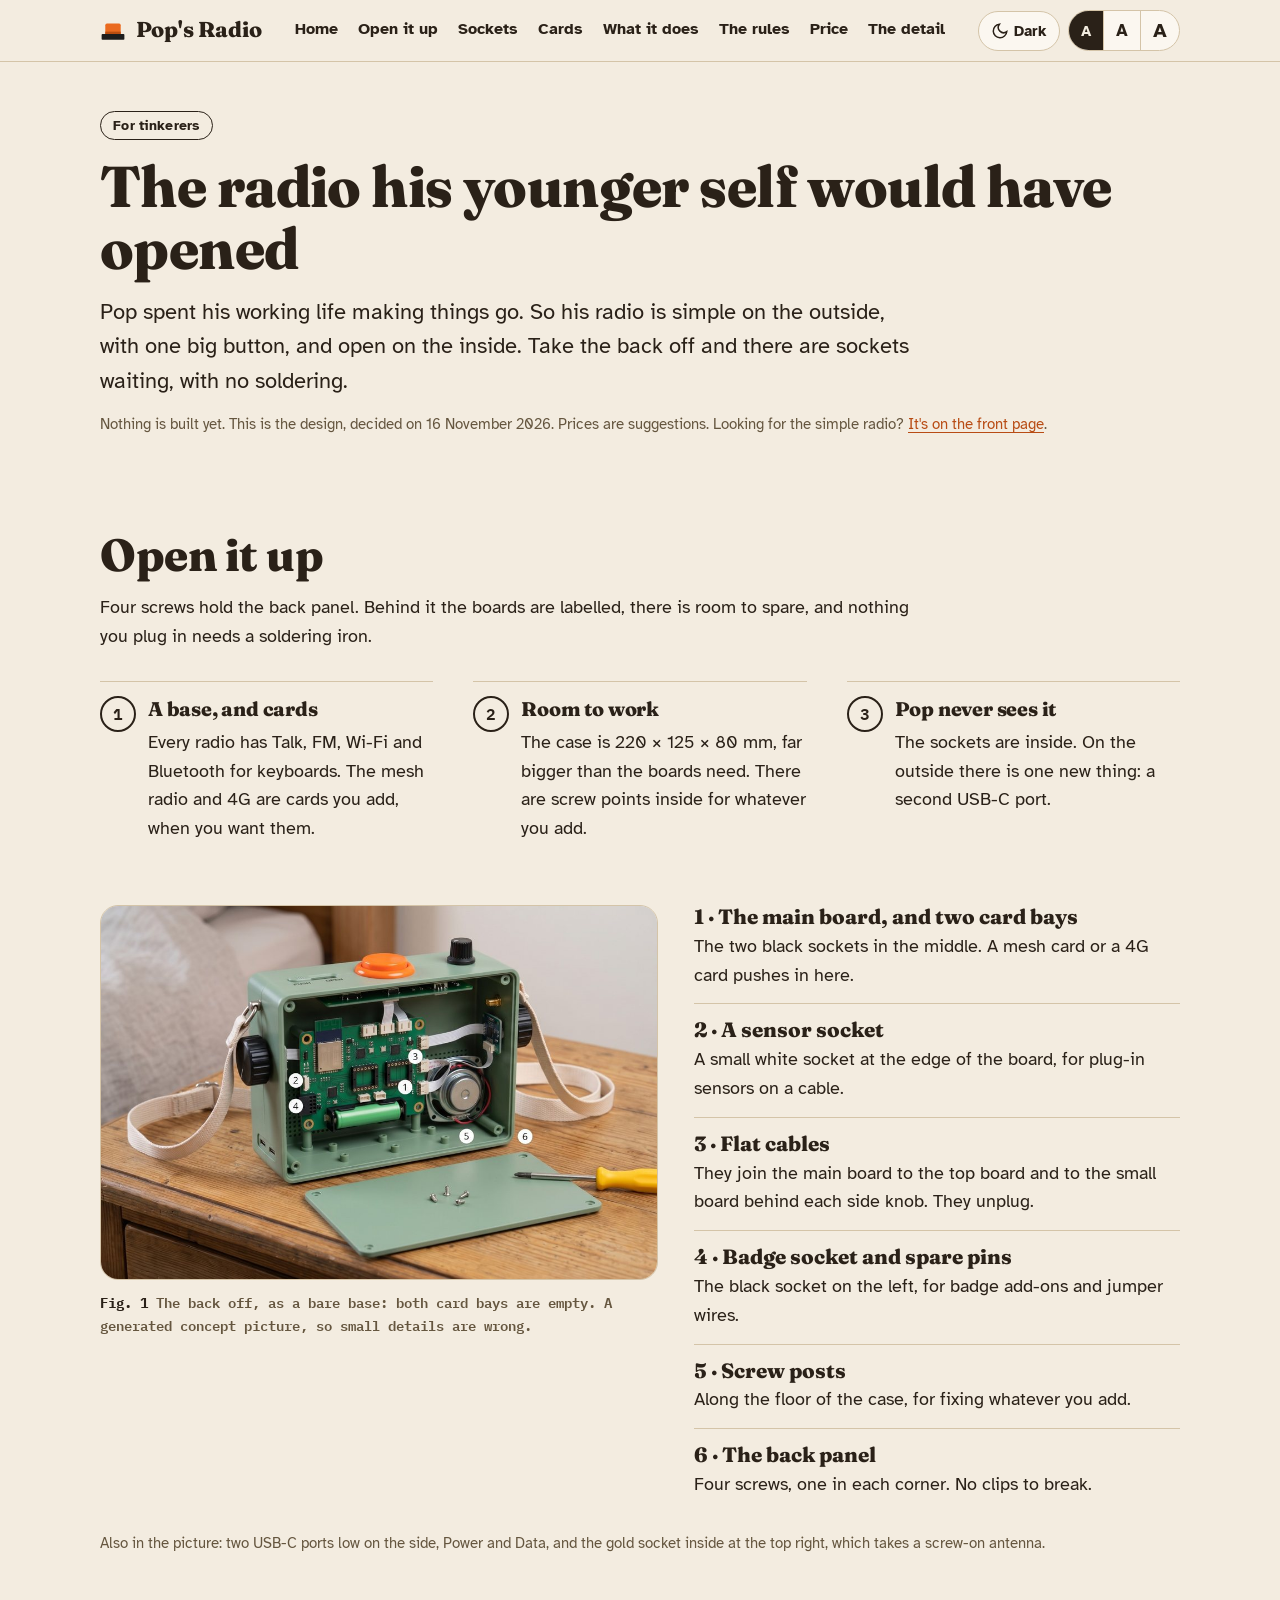
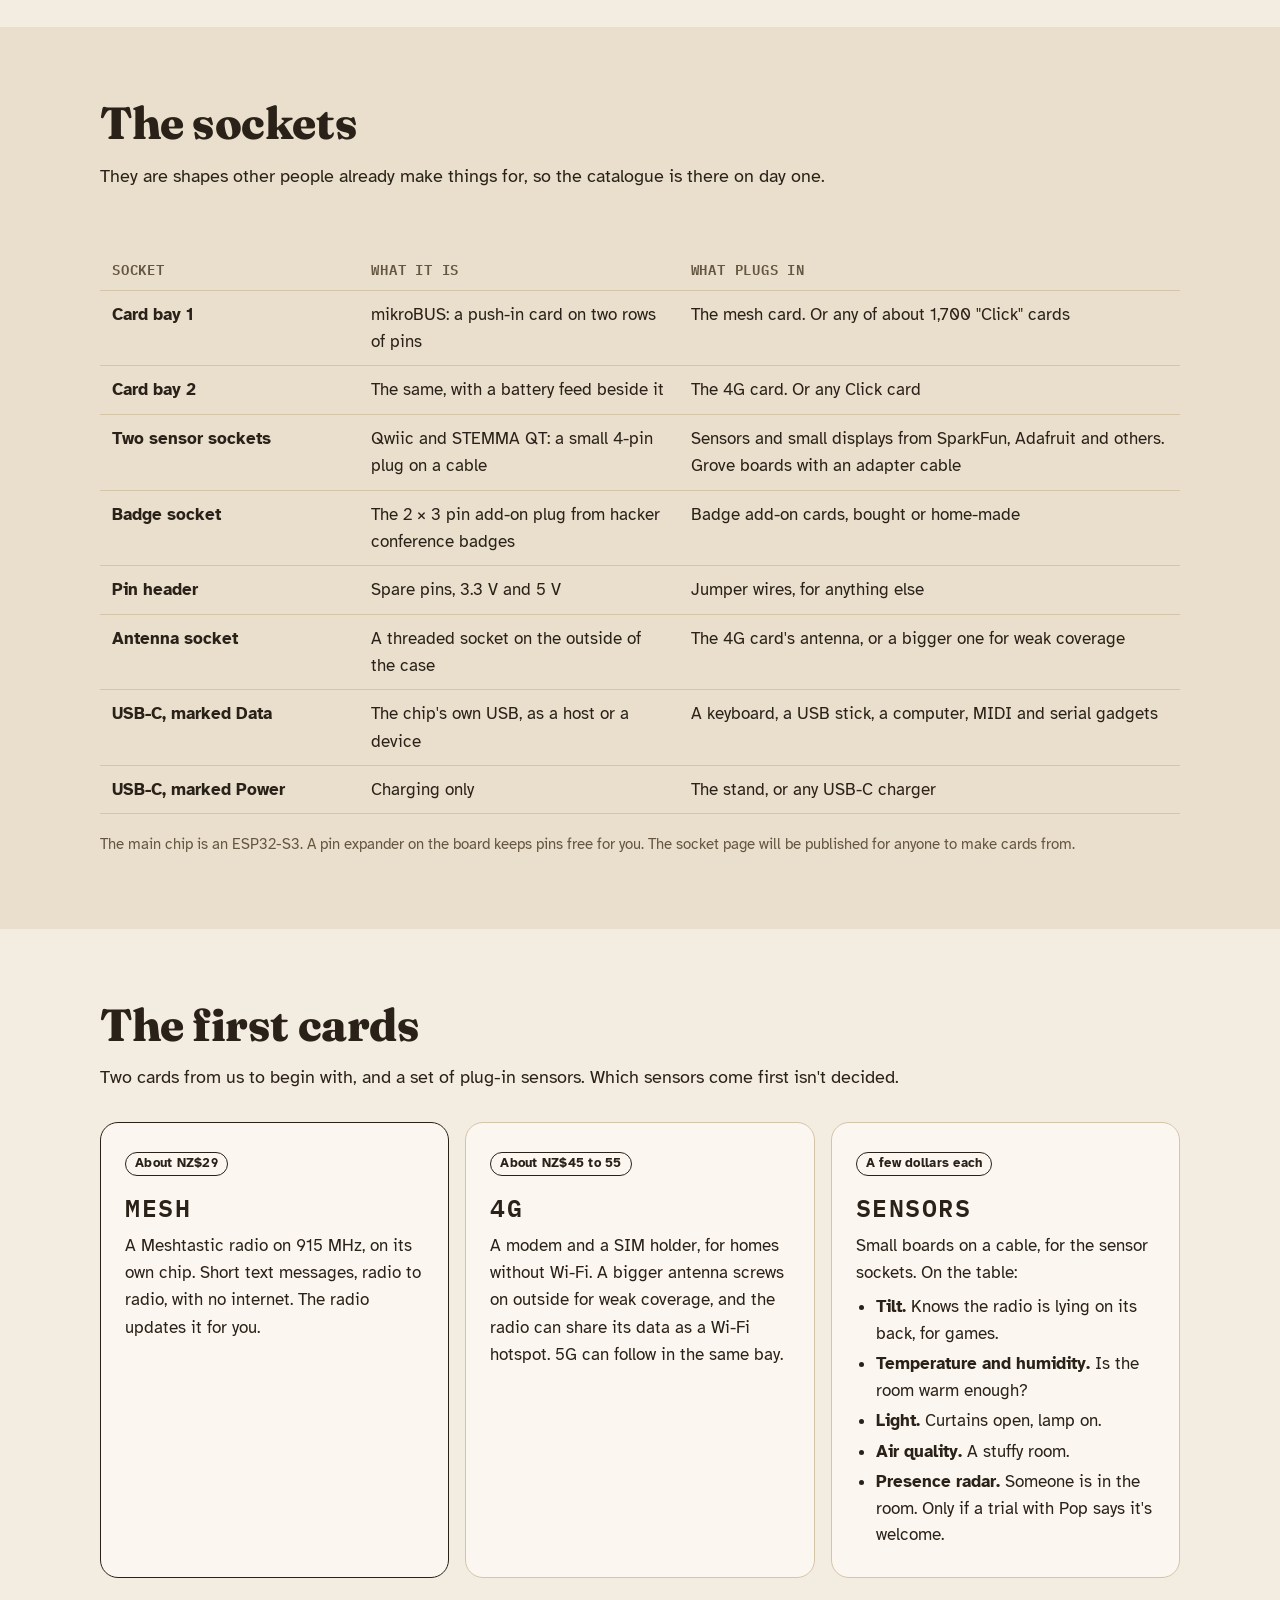
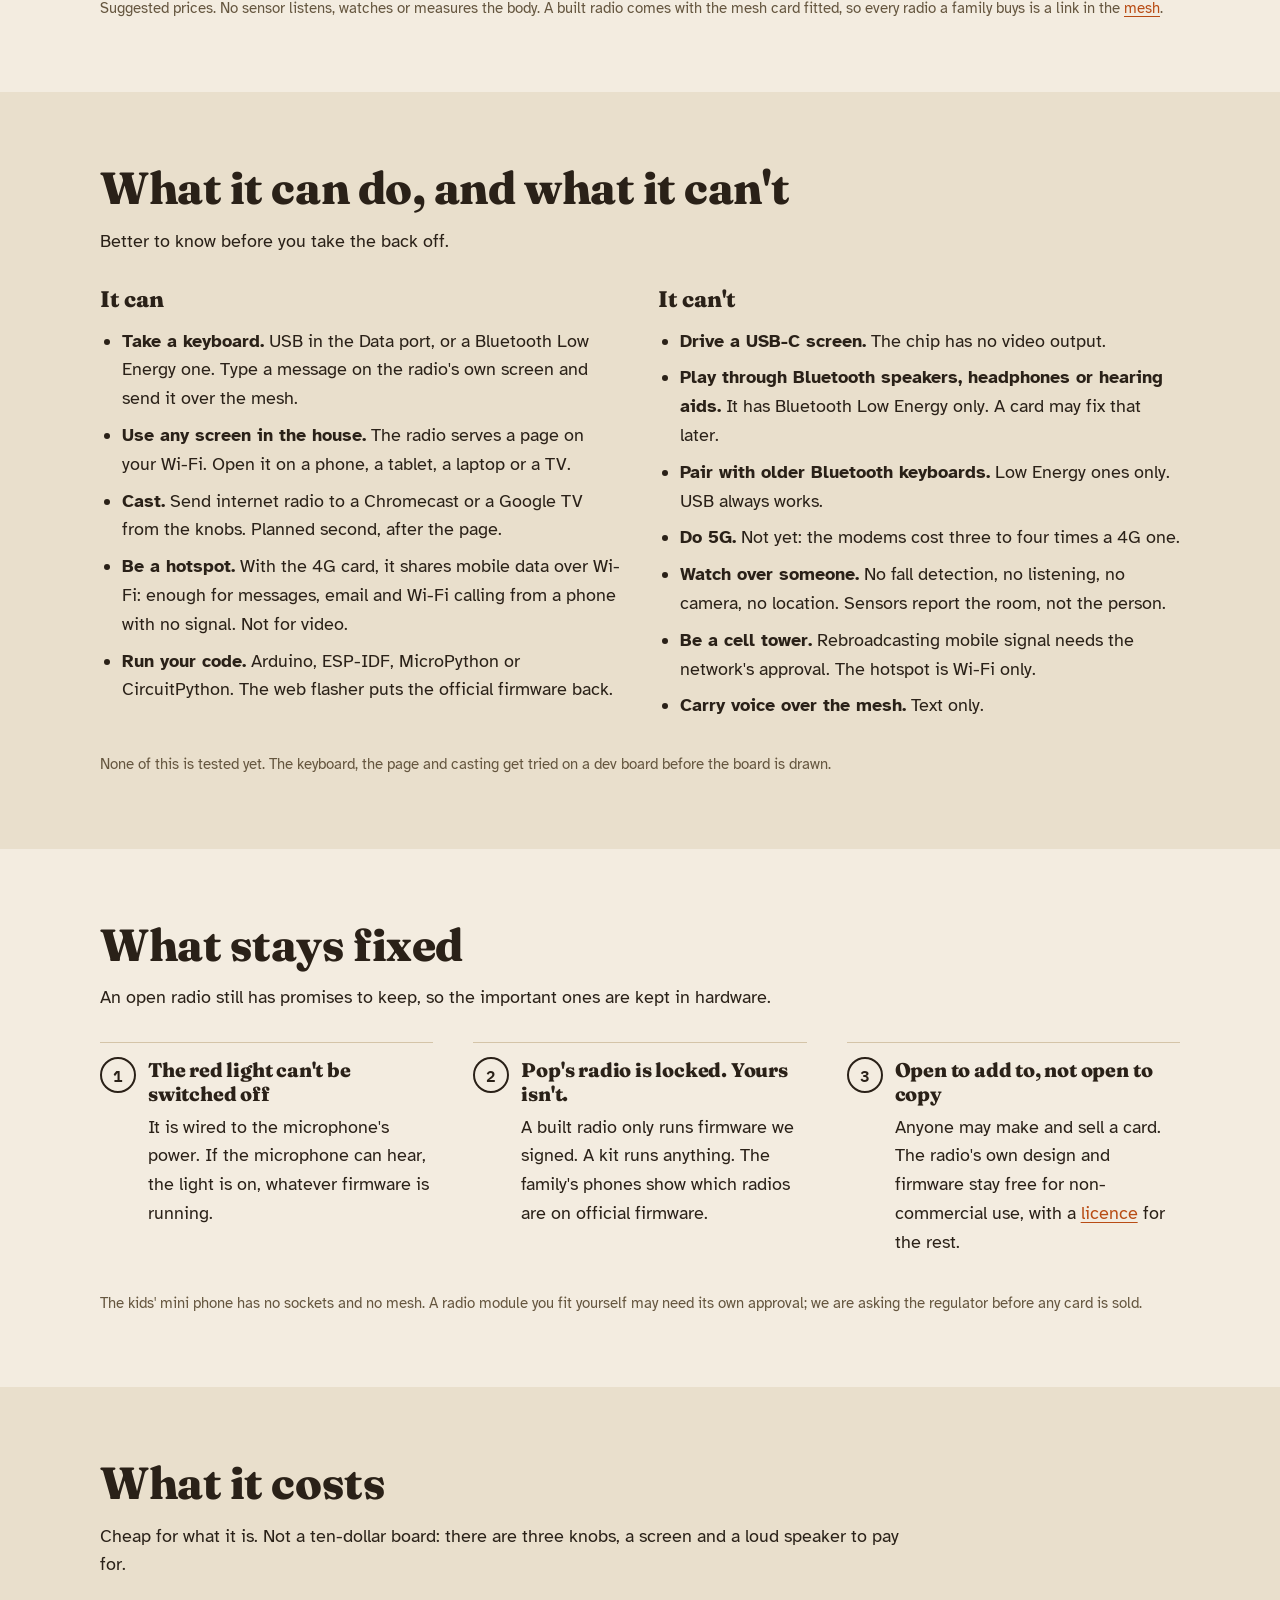
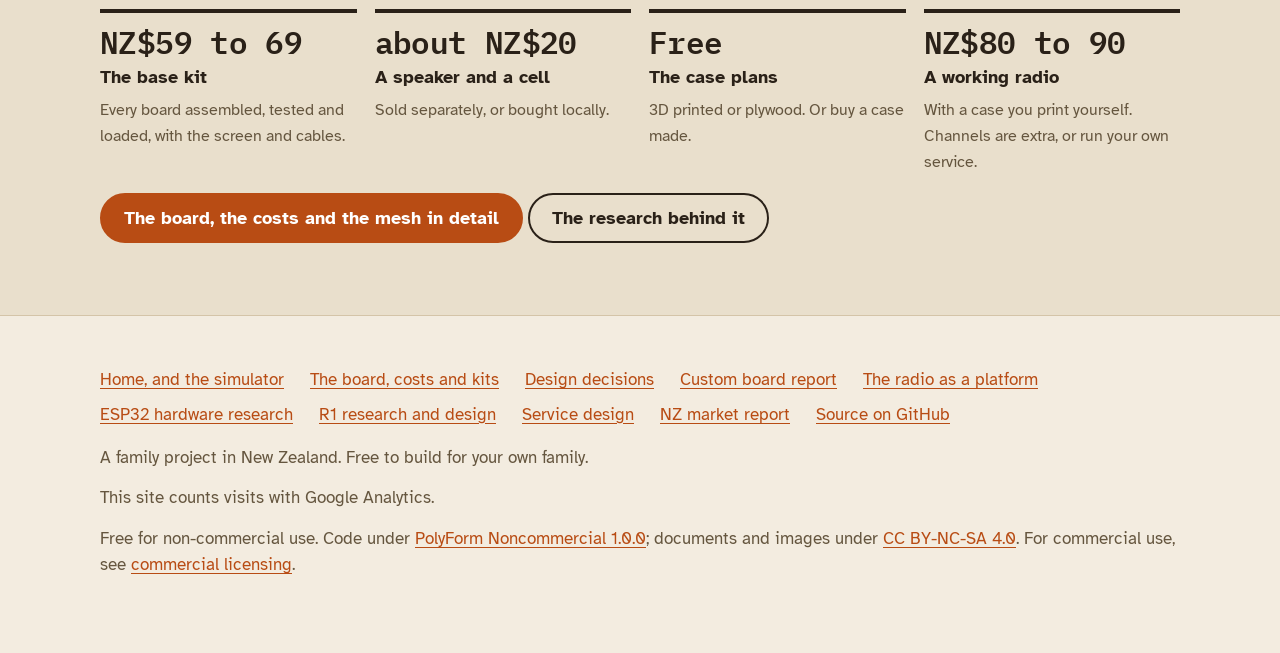
<file: tinker.html>
<!doctype html>
<html lang="en-NZ">
<head>
<meta charset="utf-8">
<meta name="viewport" content="width=device-width, initial-scale=1">
<title>Pop's Radio for tinkerers: open it up</title>
<meta name="description" content="Pop's Radio is simple on the outside and open on the inside. Take the back off: card bays, sensor sockets and a second USB-C port, with no soldering. The radio Pop's younger self would have opened.">
<link rel="icon" type="image/svg+xml" href="images/favicon.svg">
<link rel="apple-touch-icon" href="images/apple-touch-icon.png">
<link rel="canonical" href="https://popsradio.chrisbarlow.nz/tinker.html">
<meta property="og:type" content="website">
<meta property="og:site_name" content="Pop's Radio">
<meta property="og:title" content="Pop's Radio for tinkerers: open it up">
<meta property="og:description" content="Pop's Radio is simple on the outside and open on the inside. Take the back off: card bays, sensor sockets and a second USB-C port, with no soldering. The radio Pop's younger self would have opened.">
<meta property="og:url" content="https://popsradio.chrisbarlow.nz/tinker.html">
<meta property="og:image" content="https://popsradio.chrisbarlow.nz/images/social-preview.jpg">
<meta property="og:image:secure_url" content="https://popsradio.chrisbarlow.nz/images/social-preview.jpg">
<meta property="og:image:type" content="image/jpeg">
<meta property="og:image:width" content="1200">
<meta property="og:image:height" content="630">
<meta property="og:image:alt" content="A sage green radio with a big orange button on top, on a bedside table, beside the words Hold to talk. Let go to listen.">
<meta property="og:locale" content="en_NZ">
<meta name="twitter:card" content="summary_large_image">
<meta name="twitter:title" content="Pop's Radio for tinkerers: open it up">
<meta name="twitter:description" content="Pop's Radio is simple on the outside and open on the inside. Take the back off: card bays, sensor sockets and a second USB-C port, with no soldering. The radio Pop's younger self would have opened.">
<meta name="twitter:image" content="https://popsradio.chrisbarlow.nz/images/social-preview.jpg">
<script>
/* Apply saved look before the page draws, so it doesn't flash. */
(function () {
  var r = document.documentElement;
  try {
    var t = localStorage.getItem("wt-theme"), z = localStorage.getItem("wt-size");
    if (t) r.dataset.theme = t;
    if (z) r.dataset.size = z;
  } catch (e) {}
})();
</script>
<!-- Google tag: counts visits, and which parts of the simulator get used -->
<script async src="https://www.googletagmanager.com/gtag/js?id=G-KL1QLNWTNE"></script>
<script>
  window.dataLayer = window.dataLayer || [];
  function gtag(){dataLayer.push(arguments);}
  gtag('js', new Date());
  gtag('config', 'G-KL1QLNWTNE');
</script>
<link rel="preconnect" href="https://fonts.googleapis.com">
<link rel="preconnect" href="https://fonts.gstatic.com" crossorigin>
<link href="https://fonts.googleapis.com/css2?family=Atkinson+Hyperlegible:ital,wght@0,400;0,700;1,400&family=Fraunces:ital,opsz,wght@0,9..144,600;0,9..144,800;1,9..144,600&family=IBM+Plex+Mono:wght@500;600&display=swap" rel="stylesheet">
<link rel="stylesheet" href="site.css">
</head>
<body>

<header class="top">
  <div class="wrap">
    <a class="mark" href="index.html"><svg viewBox="0 0 64 64" aria-hidden="true"><g class="cap"><path d="M13 44V20a4 4 0 0 1 4-4h30a4 4 0 0 1 4 4v24z" fill="#ea6a1f"/><path d="M13 36h38v8H13z" fill="#b84d10"/></g><rect x="4" y="42" width="56" height="14" rx="2" fill="#1d1d1d"/></svg>Pop's Radio</a>
    <nav class="nav" aria-label="On this page">
      <a href="index.html">Home</a>
      <a href="#open">Open it up</a>
      <a href="#sockets">Sockets</a>
      <a href="#cards">Cards</a>
      <a href="#does">What it does</a>
      <a href="#rules">The rules</a>
      <a href="#price">Price</a>
      <a href="build.html">The detail</a>
    </nav>
    <div class="controls">
      <div class="seg" role="group" aria-label="Light or dark">
        <button type="button" id="themeBtn" aria-label="Switch to dark"><svg class="icon" viewBox="0 0 24 24" fill="none" stroke="currentColor" stroke-width="2" stroke-linecap="round"><path id="themeIcon" d="M21 12.8A9 9 0 1 1 11.2 3a7 7 0 0 0 9.8 9.8z"/></svg> <span id="themeLbl">Dark</span></button>
      </div>
      <div class="seg" role="group" aria-label="Text size">
        <button type="button" data-set-size="0" aria-label="Normal text">A</button>
        <button type="button" data-set-size="1" aria-label="Large text" class="a2">A</button>
        <button type="button" data-set-size="2" aria-label="Largest text" class="a3">A</button>
      </div>
    </div>
  </div>
</header>

<main>

<div class="wrap page-head">
  <span class="tag">For tinkerers</span>
  <h1>The radio his younger self would have opened</h1>
  <p class="lede">Pop spent his working life making things go. So his radio is simple on the outside, with one big button, and open on the inside. Take the back off and there are sockets waiting, with no soldering.</p>
  <p class="small muted">Nothing is built yet. This is the design, decided on 16 November 2026. Prices are suggestions. Looking for the simple radio? <a href="index.html">It's on the front page</a>.</p>
</div>

<!-- Open it up -->
<section id="open">
  <div class="wrap">
    <div class="section-head">
      <h2>Open it up</h2>
      <p>Four screws hold the back panel. Behind it the boards are labelled, there is room to spare, and nothing you plug in needs a soldering iron.</p>
    </div>
    <div class="notes rules">
      <div><h4>A base, and cards</h4><p>Every radio has Talk, FM, Wi-Fi and Bluetooth for keyboards. The mesh radio and 4G are cards you add, when you want them.</p></div>
      <div><h4>Room to work</h4><p>The case is 220 × 125 × 80 mm, far bigger than the boards need. There are screw points inside for whatever you add.</p></div>
      <div><h4>Pop never sees it</h4><p>The sockets are inside. On the outside there is one new thing: a second USB-C port.</p></div>
    </div>
    <div class="meet sub">
      <figure>
        <a class="wide" href="images/radio-open.jpg"><img src="images/radio-open_sml.jpg" alt="The sage green radio from behind with its back panel off, on a wooden table, its cream strap looped beside it. Inside are a green main board with two empty card bays, a top board, flat white cables to the knob boards, a battery in its holder, the back of a speaker, screw posts along the floor, and a gold antenna socket. Two USB-C ports are low on the side. The back panel, four screws and a screwdriver lie in front." width="1000" height="671"></a>
        <figcaption class="fig"><b>Fig. 1</b> The back off, as a bare base: both card bays are empty. A generated concept picture, so small details are wrong.</figcaption>
      </figure>
      <ul class="why">
        <li><b>1 · The main board, and two card bays</b>The two black sockets in the middle. A mesh card or a 4G card pushes in here.</li>
        <li><b>2 · A sensor socket</b>A small white socket at the edge of the board, for plug-in sensors on a cable.</li>
        <li><b>3 · Flat cables</b>They join the main board to the top board and to the small board behind each side knob. They unplug.</li>
        <li><b>4 · Badge socket and spare pins</b>The black socket on the left, for badge add-ons and jumper wires.</li>
        <li><b>5 · Screw posts</b>Along the floor of the case, for fixing whatever you add.</li>
        <li><b>6 · The back panel</b>Four screws, one in each corner. No clips to break.</li>
      </ul>
    </div>
    <p class="small muted aside">Also in the picture: two USB-C ports low on the side, Power and Data, and the gold socket inside at the top right, which takes a screw-on antenna.</p>
  </div>
</section>

<!-- Sockets -->
<section class="alt" id="sockets">
  <div class="wrap">
    <div class="section-head">
      <h2>The sockets</h2>
      <p>They are shapes other people already make things for, so the catalogue is there on day one.</p>
    </div>
    <div class="scroll">
      <table class="cmp">
        <thead><tr><th>Socket</th><th>What it is</th><th>What plugs in</th></tr></thead>
        <tbody>
          <tr><td>Card bay 1</td><td>mikroBUS: a push-in card on two rows of pins</td><td>The mesh card. Or any of about 1,700 "Click" cards</td></tr>
          <tr><td>Card bay 2</td><td>The same, with a battery feed beside it</td><td>The 4G card. Or any Click card</td></tr>
          <tr><td>Two sensor sockets</td><td>Qwiic and STEMMA QT: a small 4-pin plug on a cable</td><td>Sensors and small displays from SparkFun, Adafruit and others. Grove boards with an adapter cable</td></tr>
          <tr><td>Badge socket</td><td>The 2 × 3 pin add-on plug from hacker conference badges</td><td>Badge add-on cards, bought or home-made</td></tr>
          <tr><td>Pin header</td><td>Spare pins, 3.3 V and 5 V</td><td>Jumper wires, for anything else</td></tr>
          <tr><td>Antenna socket</td><td>A threaded socket on the outside of the case</td><td>The 4G card's antenna, or a bigger one for weak coverage</td></tr>
          <tr><td>USB-C, marked Data</td><td>The chip's own USB, as a host or a device</td><td>A keyboard, a USB stick, a computer, MIDI and serial gadgets</td></tr>
          <tr><td>USB-C, marked Power</td><td>Charging only</td><td>The stand, or any USB-C charger</td></tr>
        </tbody>
      </table>
    </div>
    <p class="small muted aside">The main chip is an ESP32-S3. A pin expander on the board keeps pins free for you. The socket page will be published for anyone to make cards from.</p>
  </div>
</section>

<!-- Cards -->
<section id="cards">
  <div class="wrap">
    <div class="section-head">
      <h2>The first cards</h2>
      <p>Two cards from us to begin with, and a set of plug-in sensors. Which sensors come first isn't decided.</p>
    </div>
    <div class="modes three">
      <div class="mode plan">
        <span class="tag">About NZ$29</span>
        <div class="big">MESH</div>
        <p>A Meshtastic radio on 915 MHz, on its own chip. Short text messages, radio to radio, with no internet. The radio updates it for you.</p>
      </div>
      <div class="mode">
        <span class="tag">About NZ$45 to 55</span>
        <div class="big">4G</div>
        <p>A modem and a SIM holder, for homes without Wi-Fi. A bigger antenna screws on outside for weak coverage, and the radio can share its data as a Wi-Fi hotspot. 5G can follow in the same bay.</p>
      </div>
      <div class="mode">
        <span class="tag">A few dollars each</span>
        <div class="big">SENSORS</div>
        <p>Small boards on a cable, for the sensor sockets. On the table:</p>
        <ul class="plain">
          <li><b>Tilt.</b> Knows the radio is lying on its back, for games.</li>
          <li><b>Temperature and humidity.</b> Is the room warm enough?</li>
          <li><b>Light.</b> Curtains open, lamp on.</li>
          <li><b>Air quality.</b> A stuffy room.</li>
          <li><b>Presence radar.</b> Someone is in the room. Only if a trial with Pop says it's welcome.</li>
        </ul>
      </div>
    </div>
    <p class="small muted aside">Suggested prices. No sensor listens, watches or measures the body. A built radio comes with the mesh card fitted, so every radio a family buys is a link in the <a href="build.html#mesh">mesh</a>.</p>
  </div>
</section>

<!-- What it does -->
<section class="alt" id="does">
  <div class="wrap">
    <div class="section-head">
      <h2>What it can do, and what it can't</h2>
      <p>Better to know before you take the back off.</p>
    </div>
    <div class="two">
      <div>
        <h3>It can</h3>
        <ul class="plain">
          <li><b>Take a keyboard.</b> USB in the Data port, or a Bluetooth Low Energy one. Type a message on the radio's own screen and send it over the mesh.</li>
          <li><b>Use any screen in the house.</b> The radio serves a page on your Wi-Fi. Open it on a phone, a tablet, a laptop or a TV.</li>
          <li><b>Cast.</b> Send internet radio to a Chromecast or a Google TV from the knobs. Planned second, after the page.</li>
          <li><b>Be a hotspot.</b> With the 4G card, it shares mobile data over Wi-Fi: enough for messages, email and Wi-Fi calling from a phone with no signal. Not for video.</li>
          <li><b>Run your code.</b> Arduino, ESP-IDF, MicroPython or CircuitPython. The web flasher puts the official firmware back.</li>
        </ul>
      </div>
      <div>
        <h3>It can't</h3>
        <ul class="plain">
          <li><b>Drive a USB-C screen.</b> The chip has no video output.</li>
          <li><b>Play through Bluetooth speakers, headphones or hearing aids.</b> It has Bluetooth Low Energy only. A card may fix that later.</li>
          <li><b>Pair with older Bluetooth keyboards.</b> Low Energy ones only. USB always works.</li>
          <li><b>Do 5G.</b> Not yet: the modems cost three to four times a 4G one.</li>
          <li><b>Watch over someone.</b> No fall detection, no listening, no camera, no location. Sensors report the room, not the person.</li>
          <li><b>Be a cell tower.</b> Rebroadcasting mobile signal needs the network's approval. The hotspot is Wi-Fi only.</li>
          <li><b>Carry voice over the mesh.</b> Text only.</li>
        </ul>
      </div>
    </div>
    <p class="small muted aside">None of this is tested yet. The keyboard, the page and casting get tried on a dev board before the board is drawn.</p>
  </div>
</section>

<!-- The rules -->
<section id="rules">
  <div class="wrap">
    <div class="section-head">
      <h2>What stays fixed</h2>
      <p>An open radio still has promises to keep, so the important ones are kept in hardware.</p>
    </div>
    <div class="notes rules">
      <div><h4>The red light can't be switched off</h4><p>It is wired to the microphone's power. If the microphone can hear, the light is on, whatever firmware is running.</p></div>
      <div><h4>Pop's radio is locked. Yours isn't.</h4><p>A built radio only runs firmware we signed. A kit runs anything. The family's phones show which radios are on official firmware.</p></div>
      <div><h4>Open to add to, not open to copy</h4><p>Anyone may make and sell a card. The radio's own design and firmware stay free for non-commercial use, with a <a href="https://github.com/cgbarlow/popsradio/blob/main/COMMERCIAL.md">licence</a> for the rest.</p></div>
    </div>
    <p class="small muted aside">The kids' mini phone has no sockets and no mesh. A radio module you fit yourself may need its own approval; we are asking the regulator before any card is sold.</p>
  </div>
</section>

<!-- Price -->
<section class="alt" id="price">
  <div class="wrap">
    <div class="section-head">
      <h2>What it costs</h2>
      <p>Cheap for what it is. Not a ten-dollar board: there are three knobs, a screen and a loud speaker to pay for.</p>
    </div>
    <div class="stats">
      <div class="stat"><div class="n">NZ$59 to 69</div><div class="k">The base kit</div><p>Every board assembled, tested and loaded, with the screen and cables.</p></div>
      <div class="stat"><div class="n">about NZ$20</div><div class="k">A speaker and a cell</div><p>Sold separately, or bought locally.</p></div>
      <div class="stat"><div class="n">Free</div><div class="k">The case plans</div><p>3D printed or plywood. Or buy a case made.</p></div>
      <div class="stat"><div class="n">NZ$80 to 90</div><div class="k">A working radio</div><p>With a case you print yourself. Channels are extra, or run your own service.</p></div>
    </div>
    <p class="aside"><a class="btn primary" href="build.html">The board, the costs and the mesh in detail</a> <a class="btn" href="https://github.com/cgbarlow/popsradio/blob/main/reports/Modular%20platform%20and%20base%20unit%20cost.md">The research behind it</a></p>
  </div>
</section>

</main>

<footer>
  <div class="wrap">
    <ul>
      <li><a href="index.html">Home, and the simulator</a></li>
      <li><a href="build.html">The board, costs and kits</a></li>
      <li><a href="https://github.com/cgbarlow/popsradio/blob/main/docs/Design%20Decisions.md">Design decisions</a></li>
      <li><a href="https://github.com/cgbarlow/popsradio/blob/main/reports/Custom%20PCB%20and%20cost-down.md">Custom board report</a></li>
      <li><a href="https://github.com/cgbarlow/popsradio/blob/main/docs/Pop's%20Radio%20as%20a%20Platform.md">The radio as a platform</a></li>
      <li><a href="https://github.com/cgbarlow/popsradio/blob/main/docs/Walkie-Talkie%20Beyond%20the%20R1%20Minimum%20Hardware.md">ESP32 hardware research</a></li>
      <li><a href="https://github.com/cgbarlow/popsradio/blob/main/docs/Rabbit%20R1%20Walkie-Talkie%20Research%20and%20Design.md">R1 research and design</a></li>
      <li><a href="https://github.com/cgbarlow/popsradio/blob/main/docs/Walkie-Talkie%20Service%20Design.md">Service design</a></li>
      <li><a href="https://github.com/cgbarlow/popsradio/blob/main/reports/NZ%20addressable%20market%20and%20opportunities.md">NZ market report</a></li>
      <li><a href="https://github.com/cgbarlow/popsradio">Source on GitHub</a></li>
    </ul>
    <p>A family project in New Zealand. Free to build for your own family.</p>
    <p>This site counts visits with Google Analytics.</p>
    <p>Free for non-commercial use. Code under <a href="https://github.com/cgbarlow/popsradio/blob/main/LICENSE">PolyForm Noncommercial 1.0.0</a>; documents and images under <a href="https://creativecommons.org/licenses/by-nc-sa/4.0/">CC BY-NC-SA 4.0</a>. For commercial use, see <a href="https://github.com/cgbarlow/popsradio/blob/main/COMMERCIAL.md">commercial licensing</a>.</p>
  </div>
</footer>

<script>
const $ = id => document.getElementById(id);
const root = document.documentElement;
function save(k, v) { try { localStorage.setItem(k, v); } catch (e) {} }
function isDark() { return root.dataset.theme ? root.dataset.theme === "dark" : matchMedia("(prefers-color-scheme: dark)").matches; }
function paintControls() {
  const sz = root.dataset.size || "0";
  document.querySelectorAll("[data-set-size]").forEach(b => b.setAttribute("aria-pressed", String(b.dataset.setSize === sz)));
  const d = isDark();
  $("themeLbl").textContent = d ? "Light" : "Dark";
  $("themeBtn").setAttribute("aria-label", d ? "Switch to light" : "Switch to dark");
  $("themeIcon").setAttribute("d", d
    ? "M12 4V2M12 22v-2M4 12H2M22 12h-2M5.6 5.6 4.2 4.2M19.8 19.8l-1.4-1.4M5.6 18.4l-1.4 1.4M19.8 4.2l-1.4 1.4M12 17a5 5 0 1 0 0-10 5 5 0 0 0 0 10z"
    : "M21 12.8A9 9 0 1 1 11.2 3a7 7 0 0 0 9.8 9.8z");
}
document.querySelectorAll("[data-set-size]").forEach(b => b.addEventListener("click", () => { root.dataset.size = b.dataset.setSize; save("wt-size", b.dataset.setSize); paintControls(); }));
$("themeBtn").addEventListener("click", () => { const t = isDark() ? "light" : "dark"; root.dataset.theme = t; save("wt-theme", t); paintControls(); });
matchMedia("(prefers-color-scheme: dark)").addEventListener("change", paintControls);
paintControls();

/* ---------- The mark: its orange button goes down when pressed ---------- */
(function () {
  const m = document.querySelector(".mark"); let t;
  const down = () => { clearTimeout(t); m.classList.add("pressed"); };
  const up = () => { clearTimeout(t); t = setTimeout(() => m.classList.remove("pressed"), 160); };
  m.addEventListener("pointerdown", down);
  ["pointerup", "pointerleave", "pointercancel"].forEach(e => m.addEventListener(e, up));
  m.addEventListener("click", () => { down(); up(); });
})();

function track(name, params) { try { gtag("event", name, params || {}); } catch (e) {} }
</script>
</body>
</html>
</file>
<file: site.css>
/* ============ Colours: a 1960s bedside radio, in light and dark ============ */
:root {
  --bg: #f3ece0; --bg2: #e9dfcc; --panel: #fbf7f0; --ink: #2a2118; --muted: #65563f; --line: #d4c4a8;
  --accent: #b84c14; --accent-ink: #ffffff; --good: #2f7a45; --warn: #a86a00; --bad: #b3261e;
  --dial-bg: linear-gradient(180deg, #f8edc6, #ecd9a0); --dial-ink: #3b2a17; --needle: #c0281d;
  --frame: linear-gradient(135deg, #8a5a34, #5e3a20 45%, #9a6a40); --frame-pad: 14px;
  --head: "Fraunces", Georgia, serif; --head-w: 800; --head-case: none; --head-ls: -0.01em;
  --radius: 18px; --btn-radius: 999px;
  --tag-bg: transparent; --tag-ink: var(--ink); --tag-border: 1.5px solid var(--ink); --tag-radius: 999px; --tag-font: 700 0.8rem/1.2 "Atkinson Hyperlegible", sans-serif; --tag-case: none; --tag-ls: 0.02em;
}
@media (prefers-color-scheme: dark) {
  :root:not([data-theme="light"]) {
    --bg: #1b1410; --bg2: #231a14; --panel: #2a2019; --ink: #f2e6d2; --muted: #c2ae92; --line: #4a3a2c;
    --accent: #f08a3c; --accent-ink: #1b1410; --good: #6cc88a; --warn: #f2b84b; --bad: #ff7b6b;
    --dial-bg: radial-gradient(120% 140% at 50% 0%, #4a3412, #22180c); --dial-ink: #ffd27f; --needle: #ff5a3c;
    --frame: linear-gradient(135deg, #5e3a20, #3b2414 45%, #6b4628);
  }
}
:root[data-theme="dark"] {
  --bg: #1b1410; --bg2: #231a14; --panel: #2a2019; --ink: #f2e6d2; --muted: #c2ae92; --line: #4a3a2c;
  --accent: #f08a3c; --accent-ink: #1b1410; --good: #6cc88a; --warn: #f2b84b; --bad: #ff7b6b;
  --dial-bg: radial-gradient(120% 140% at 50% 0%, #4a3412, #22180c); --dial-ink: #ffd27f; --needle: #ff5a3c;
  --frame: linear-gradient(135deg, #5e3a20, #3b2414 45%, #6b4628);
}

/* Text size */
html { font-size: 18px; -webkit-text-size-adjust: 100%; }
html[data-size="1"] { font-size: 20px; }
html[data-size="2"] { font-size: 23px; }

/* ============ Base ============ */
* { box-sizing: border-box; }
body { margin: 0; background: var(--bg); color: var(--ink); font: 1rem/1.6 "Atkinson Hyperlegible", system-ui, sans-serif; }
a { color: var(--accent); text-underline-offset: 3px; }
:focus-visible { outline: 3px solid var(--accent); outline-offset: 3px; }
.wrap { max-width: 1120px; margin: 0 auto; padding: 0 20px; }
h1, h2, h3, h4 { font-family: var(--head); font-weight: var(--head-w); text-transform: var(--head-case); letter-spacing: var(--head-ls); line-height: 1.08; margin: 0 0 14px; }
h1 { font-size: clamp(2.4rem, 6.4vw, 4.2rem); }
h2 { font-size: clamp(1.7rem, 4vw, 2.5rem); }
h3 { font-size: 1.25rem; line-height: 1.2; }
h4 { font-size: 1.1rem; line-height: 1.2; margin-bottom: 6px; }
figure { margin: 0; }
h1 em { font-style: italic; font-weight: 600; color: var(--accent); }
p { margin: 0 0 14px; }
.muted { color: var(--muted); }
.small { font-size: 0.85rem; }
.tag { display: inline-block; background: var(--tag-bg); color: var(--tag-ink); border: var(--tag-border); border-radius: var(--tag-radius); font: var(--tag-font); text-transform: var(--tag-case); letter-spacing: var(--tag-ls); padding: 5px 12px; }
section { padding: 72px 0; scroll-margin-top: 64px; }
section.alt { background: var(--bg2); }
.section-head { max-width: 46em; margin-bottom: 30px; }
.section-head .tag { margin-bottom: 14px; }

.btn { display: inline-flex; align-items: center; gap: 8px; border: 2px solid var(--ink); background: transparent; color: var(--ink); font: 700 1rem "Atkinson Hyperlegible", sans-serif; padding: 12px 22px; border-radius: var(--btn-radius); cursor: pointer; text-decoration: none; }
.btn.primary { background: var(--accent); border-color: var(--accent); color: var(--accent-ink); }

/* ============ Top bar ============ */
.top { position: sticky; top: 0; z-index: 20; background: var(--bg); border-bottom: 1px solid var(--line); }
.top .wrap { display: flex; align-items: center; justify-content: space-between; gap: 12px; padding-top: 10px; padding-bottom: 10px; flex-wrap: wrap; }
.mark { font-family: var(--head); font-weight: var(--head-w); text-transform: var(--head-case); font-size: 1.2rem; display: flex; align-items: center; gap: 10px; color: var(--ink); text-decoration: none; }
.mark svg { width: 26px; height: 26px; flex: none; }
.mark .cap { transition: transform .09s ease-out; }
.mark:active .cap, .mark.pressed .cap { transform: translateY(11px); }
.controls { display: flex; gap: 8px; flex-wrap: wrap; align-items: center; }
.seg { display: inline-flex; border: 1.5px solid var(--line); border-radius: var(--btn-radius); overflow: hidden; background: var(--panel); }
.seg button { border: 0; background: transparent; color: var(--ink); font: 700 0.82rem "Atkinson Hyperlegible", sans-serif; padding: 7px 12px; cursor: pointer; min-height: 38px; }
.seg button + button { border-left: 1.5px solid var(--line); }
.seg button[aria-pressed="true"] { background: var(--ink); color: var(--bg); }
.seg .lbl { font-size: 0.78rem; color: var(--muted); padding: 0 10px; display: grid; place-items: center; }
.seg .a2 { font-size: 0.95rem; }
.seg .a3 { font-size: 1.1rem; }
.icon { width: 18px; height: 18px; vertical-align: -4px; }
.nav { display: flex; flex-wrap: wrap; gap: 2px 20px; font-weight: 700; font-size: 0.9rem; }
.nav a { color: var(--ink); text-decoration: none; padding: 6px 0; border-bottom: 2px solid transparent; }
.nav a:hover { border-bottom-color: var(--accent); }

/* ============ Hero ============ */
.hero { display: grid; grid-template-columns: 1fr 0.95fr; gap: 48px; align-items: center; padding-top: 56px; padding-bottom: 72px; }
.hero h1 { margin-top: 18px; }
.lede { font-size: 1.2rem; max-width: 30em; }
.facts { display: grid; grid-template-columns: repeat(3, 1fr); gap: 10px; margin: 26px 0; }
.facts div { border-top: 3px solid var(--ink); padding-top: 8px; }
.facts b { display: block; font-size: 1.1rem; line-height: 1.25; }
.facts span { font-size: 0.85rem; color: var(--muted); }
.cta { display: flex; gap: 12px; flex-wrap: wrap; }
.frame { background: var(--frame); padding: var(--frame-pad); border-radius: calc(var(--radius) + 6px); position: relative; }
.frame img { display: block; width: 100%; height: auto; border-radius: var(--radius); }
.fig { font: 600 0.8rem "IBM Plex Mono", monospace; color: var(--muted); margin-top: 10px; }
.fig b { color: var(--ink); }

/* ============ Simulator ============ */
.trybox { display: grid; grid-template-columns: 1.05fr 0.95fr; gap: 40px; align-items: start; }
.sim { background: var(--panel); border: 1.5px solid var(--line); border-radius: calc(var(--radius) + 4px); padding: 20px; }
.sim svg { display: block; width: 100%; height: auto; user-select: none; -webkit-user-select: none; touch-action: none; }
.dial { position: relative; margin: 14px 4px 8px; background: var(--dial-bg); color: var(--dial-ink); border-radius: calc(var(--radius) / 2); border: 1.5px solid var(--line); height: 58px; overflow: hidden; }
.dial::before { content: ""; position: absolute; left: 0; right: 0; top: 6px; height: 10px; background: repeating-linear-gradient(90deg, currentColor 0 1.5px, transparent 1.5px 12px); opacity: .55; }
.dial-scale { position: absolute; inset: 0; display: grid; grid-template-columns: repeat(4, 1fr); }
.dial-scale button { border: 0; background: transparent; color: inherit; font: 600 0.85rem "IBM Plex Mono", monospace; letter-spacing: 0.08em; padding-top: 18px; cursor: pointer; }
.needle { position: absolute; left: 12.5%; top: 2px; bottom: 2px; width: 3px; background: var(--needle); border-radius: 2px; transform: translateX(-50%); transition: left .45s cubic-bezier(.3,.7,.3,1); box-shadow: 0 0 6px var(--needle); }
.hint { text-align: center; color: var(--muted); font-size: 0.92rem; min-height: 3em; margin: 10px 0; }
.ptt { display: block; width: 100%; border: 0; border-radius: 16px; padding: 18px; cursor: pointer; background: #ea6a1f; color: #fff; font: 700 1.15rem "Atkinson Hyperlegible", sans-serif; box-shadow: inset 0 -5px 0 #b84d10; touch-action: none; user-select: none; -webkit-user-select: none; }
.ptt.down { transform: translateY(3px); box-shadow: inset 0 -2px 0 #8f3a0b; background: #c95713; }
.switchrow { display: flex; align-items: center; justify-content: space-between; gap: 12px; margin-top: 12px; padding: 12px 14px; border: 1.5px solid var(--line); border-radius: 14px; }
.switchrow b { display: block; }
.switchrow .seg { flex: none; }
.switchrow span { font-size: 0.85rem; color: var(--muted); }
.toggle { flex: none; display: inline-flex; gap: 2px; padding: 3px; border-radius: 999px; border: 2px solid var(--ink); background: transparent; cursor: pointer; }
.toggle span { font: 600 0.78rem "IBM Plex Mono", monospace; letter-spacing: .04em; padding: 7px 11px; border-radius: 999px; color: var(--muted); transition: background .15s; }
.toggle[aria-checked="false"] span:first-child { background: var(--ink); color: var(--bg); }
.toggle[aria-checked="true"] span:last-child { background: #d63a2c; color: #fff; }
.events { display: grid; grid-template-columns: 1fr 1fr; gap: 8px; margin-top: 12px; }
.events button { text-align: left; border: 1.5px solid var(--line); background: transparent; color: var(--ink); border-radius: 12px; padding: 10px 12px; font: 700 0.88rem "Atkinson Hyperlegible", sans-serif; cursor: pointer; }
.events button small { display: block; font-weight: 400; color: var(--muted); }
.events button[aria-pressed="true"] { background: var(--ink); color: var(--bg); border-color: var(--ink); }
.events button[aria-pressed="true"] small { color: inherit; opacity: .8; }
.events button:disabled { opacity: .45; cursor: not-allowed; }
.legend { list-style: none; padding: 0; margin: 0; }
.legend li { display: grid; grid-template-columns: 36px 1fr; gap: 12px; padding: 12px 0; border-bottom: 1px solid var(--line); }
.legend .dot { width: 30px; height: 30px; border-radius: 50%; display: grid; place-items: center; font: 600 0.8rem "IBM Plex Mono", monospace; background: var(--ink); color: var(--bg); }
.legend .dot.orange { background: #ea6a1f; color: #fff; }
.blink { animation: blink 1s steps(2) infinite; }
@keyframes blink { 50% { opacity: .25; } }
.pulse { animation: pulse 1.6s ease-in-out infinite; }
@keyframes pulse { 50% { opacity: .55; } }

/* ============ Modes ============ */
.modes { display: grid; grid-template-columns: 1fr 1fr; gap: 20px; }
.mode { background: var(--panel); border: 1.5px solid var(--line); border-radius: var(--radius); padding: 24px; }
.mode.open { border-color: #d63a2c; }
.mode .big { font: 600 1.4rem "IBM Plex Mono", monospace; letter-spacing: 0.06em; margin-bottom: 6px; }
.mode.open .big { color: #d63a2c; }
:root[data-theme="dark"] .mode.open .big { color: #ff7b6b; }
.cmp { width: 100%; border-collapse: collapse; margin-top: 26px; font-size: 0.95rem; }
.cmp th, .cmp td { text-align: left; padding: 10px 12px; border-bottom: 1px solid var(--line); vertical-align: top; }
.cmp th { font: 600 0.75rem "IBM Plex Mono", monospace; text-transform: uppercase; letter-spacing: 0.06em; color: var(--muted); }
.cmp td:first-child { font-weight: 700; width: 24%; }
.notes { display: grid; grid-template-columns: repeat(2, 1fr); gap: 0 40px; margin-top: 34px; counter-reset: n; }
.notes div { counter-increment: n; padding: 16px 0 16px 48px; border-top: 1.5px solid var(--line); position: relative; }
.notes div::before { content: counter(n); position: absolute; left: 0; top: 14px; width: 32px; height: 32px; border-radius: 50%; border: 2px solid var(--ink); display: grid; place-items: center; font: 600 0.9rem "IBM Plex Mono", monospace; }
.notes p { margin: 0; }
.proposal { margin-top: 26px; border: 2px dashed var(--line); border-radius: var(--radius); padding: 16px 20px; }

/* ============ Shapes ============ */
.shapes { display: grid; grid-template-columns: repeat(3, 1fr); gap: 22px; }
.shape { margin: 0; }
.shape .pic { position: relative; border-radius: var(--radius); overflow: hidden; aspect-ratio: 805 / 1000; background: var(--line); }
.shape img { width: 100%; height: 100%; object-fit: cover; display: block; }
.shape .pick { position: absolute; top: 12px; left: 12px; }
.shape figcaption { padding-top: 12px; }
.shape figcaption p { margin: 4px 0 0; font-size: 0.95rem; }
.shape .sw { font-size: 0.88rem; color: var(--muted); margin-top: 6px; }
.flipper { position: absolute; inset: 0; transform-style: preserve-3d; transition: transform .7s cubic-bezier(.3,.1,.2,1); }
.flipper.turned { transform: rotateY(180deg); }
.flipper img { position: absolute; inset: 0; backface-visibility: hidden; -webkit-backface-visibility: hidden; border-radius: var(--radius); }
.flipper img.back { transform: rotateY(180deg); }
.shape .pic.flips { overflow: visible; background: transparent; perspective: 1200px; }
.flip { z-index: 2; position: absolute; right: 10px; bottom: 10px; border: 0; border-radius: 999px; padding: 8px 14px; background: rgba(0,0,0,.72); color: #fff; font: 700 0.85rem "Atkinson Hyperlegible", sans-serif; cursor: pointer; }

/* ============ Inside ============ */
.inside { display: grid; grid-template-columns: 1.35fr 1fr; gap: 32px; align-items: start; }
.photo { position: relative; }
.photo img { width: 100%; height: auto; display: block; border-radius: var(--radius); }
.ring { position: absolute; width: 16%; aspect-ratio: 1; border: 4px solid #ea6a1f; border-radius: 50%; transform: translate(-50%, -50%); pointer-events: none; opacity: 0; transition: opacity .15s, left .2s, top .2s; box-shadow: 0 0 0 3px rgba(255,255,255,.6); }
.ring.on { opacity: 1; }
.bom { width: 100%; border-collapse: collapse; font-size: 0.95rem; }
.bom td { padding: 8px 10px; border-bottom: 1px solid var(--line); }
.bom td:first-child { font: 600 0.82rem "IBM Plex Mono", monospace; color: var(--muted); width: 2.4em; }
.bom td:last-child { text-align: right; font-family: "IBM Plex Mono", monospace; white-space: nowrap; }
.bom tr { cursor: pointer; }
.bom tr.on td { background: var(--bg2); }
section.alt .bom tr.on td { background: var(--panel); }
.bom tr.new td { color: var(--accent); }
.bom tr.new td:nth-child(2) { font-weight: 700; }
.total { display: flex; justify-content: space-between; font-weight: 700; padding: 14px 10px 0; }

/* ============ Stages ============ */
.stages { display: grid; gap: 22px; position: relative; }
.stage { display: grid; grid-template-columns: 210px 1fr; gap: 30px; background: var(--panel); border: 1.5px solid var(--line); border-radius: var(--radius); padding: 26px; }
.stage.now { border: 2px solid var(--accent); }
.stage .when { font: 600 0.8rem "IBM Plex Mono", monospace; text-transform: uppercase; letter-spacing: .08em; color: var(--muted); }
.stage .num { font-family: var(--head); font-weight: var(--head-w); font-size: 3.2rem; line-height: 1; margin: 6px 0; }
.bar { height: 8px; background: var(--line); border-radius: 4px; overflow: hidden; margin-top: 14px; }
.bar span { display: block; height: 100%; width: 0; background: var(--accent); }
.stage .status { margin-top: 6px; }
.steps { list-style: none; padding: 0; margin: 14px 0 0; }
.steps li { display: grid; grid-template-columns: 24px 1fr; gap: 12px; padding: 9px 0; border-top: 1px solid var(--line); }
.steps .box { width: 18px; height: 18px; border: 2px solid var(--muted); border-radius: 4px; margin-top: 4px; }
.steps li.done .box { background: var(--good); border-color: var(--good); }
.steps li.current .box { border-color: var(--accent); box-shadow: inset 0 0 0 3px var(--panel), inset 0 0 0 10px var(--accent); }
.steps b { display: block; }
.steps span { color: var(--muted); font-size: 0.92rem; }

/* ============ Numbers ============ */
.stats { display: grid; grid-template-columns: repeat(4, 1fr); gap: 18px; }
.stat { border-top: 4px solid var(--ink); padding-top: 12px; }
.stat .n { font: 600 1.7rem/1.1 "IBM Plex Mono", monospace; letter-spacing: -0.02em; }
.stat .k { font-weight: 700; margin-top: 4px; }
.stat p { color: var(--muted); font-size: 0.9rem; margin: 6px 0 0; }

/* ============ Pop's card ============ */
.card { background: #fffdf6; color: #1a1a1a; max-width: 720px; margin: 0 auto; border: 3px solid #1a1a1a; border-radius: 10px; padding: 34px 38px; font-size: 1.25rem; line-height: 1.5; box-shadow: 8px 8px 0 rgba(0,0,0,.18); }
.card h2 { font-family: "Fraunces", Georgia, serif; font-weight: 800; text-transform: none; letter-spacing: -0.01em; color: #1a1a1a; }
.card h2::before { content: none !important; }
.card ol { padding-left: 1.3em; margin: 0 0 20px; }
.card li { margin-bottom: 12px; }
.card .orange { color: #b84c14; font-weight: 700; }
.card .red { color: #b3261e; font-weight: 700; }
.card .alarm { border-top: 3px solid #1a1a1a; padding-top: 16px; font-weight: 700; }
.printrow { text-align: center; margin-top: 22px; }

/* ============ Questions and footer ============ */
details { border-bottom: 1.5px solid var(--line); }
summary { cursor: pointer; font-weight: 700; padding: 16px 0; list-style: none; display: flex; justify-content: space-between; gap: 16px; }
summary::-webkit-details-marker { display: none; }
summary::after { content: "+"; font: 600 1.3rem "IBM Plex Mono", monospace; color: var(--muted); }
details[open] summary::after { content: "\2212"; }
details p { max-width: 46em; }
footer { border-top: 1.5px solid var(--line); padding: 34px 0 60px; color: var(--muted); font-size: 0.92rem; }
footer ul { list-style: none; padding: 0; display: flex; flex-wrap: wrap; gap: 8px 26px; }

/* ============ The radio, and what else it does ============ */
.meet { display: grid; grid-template-columns: 1.15fr 1fr; gap: 36px; align-items: start; }
.why { list-style: none; padding: 0; margin: 0; }
.why li { padding: 14px 0; border-top: 1.5px solid var(--line); }
.why li:first-child { border-top: 0; padding-top: 0; }
.why b { display: block; font-family: var(--head); font-weight: var(--head-w); font-size: 1.15rem; line-height: 1.2; margin-bottom: 2px; }
.modes.four { grid-template-columns: repeat(4, 1fr); gap: 16px; margin-bottom: 30px; }
.modes.four .mode { padding: 20px; }
.modes.four .mode p { margin: 0; font-size: 0.95rem; }
.mode .tag { font-size: 0.72rem; padding: 3px 9px; margin-bottom: 12px; }
.mode.plan { border-color: var(--ink); }
.rules { grid-template-columns: repeat(3, 1fr); margin-top: 30px; }
.shapes.small { max-width: 880px; }
.shapes.small .shape figcaption p { font-size: 0.9rem; }
.more-notes { margin-top: 30px; }
.more-notes > summary { font-family: var(--head); font-weight: var(--head-w); font-size: 1.25rem; border-top: 1.5px solid var(--line); }
.more-notes .notes { margin-top: 6px; }
.more-notes .proposal { margin-bottom: 26px; }
.scroll { overflow-x: auto; }
.wide { display: block; max-width: 940px; }
.wide img { display: block; width: 100%; height: auto; border-radius: var(--radius); border: 1.5px solid var(--line); }
.modes.three { grid-template-columns: repeat(3, 1fr); gap: 16px; }
.casepic { display: block; margin: -24px -24px 20px; border-radius: var(--radius) var(--radius) 0 0; overflow: hidden; }
.casepic img { display: block; width: 100%; height: auto; aspect-ratio: 5 / 4; object-fit: cover; object-position: 50% 70%; }
.modes.three .mode p { margin: 0; font-size: 0.95rem; }
.mode .plain { margin: 8px 0 0; font-size: 0.92rem; }
.mode .plain li { margin-bottom: 4px; }
#inside .cmp td:first-child { width: auto; }

/* ============ Picture gallery ============ */
[data-gallery] .pic { cursor: zoom-in; }
.lightbox { width: 100vw; height: 100vh; max-width: none; max-height: none; margin: 0; padding: 16px 70px; border: 0; background: rgba(20, 14, 10, .94); color: #f2e6d2; }
.lightbox[open] { display: grid; place-items: center; }
.lightbox::backdrop { background: rgba(20, 14, 10, .94); }
.lightbox figure { display: grid; justify-items: center; gap: 14px; max-width: 100%; }
.lightbox img { display: block; max-width: 100%; max-height: calc(100vh - 130px); width: auto; height: auto; border-radius: var(--radius); background: #2a2019; }
.lightbox img.loading { opacity: .12; }
.lightbox figcaption { max-width: 46em; text-align: center; font-size: 0.95rem; line-height: 1.45; }
.lightbox figcaption b { font-family: var(--head); font-weight: var(--head-w); font-size: 1.1rem; margin-right: 4px; }
.lb-count { font: 600 0.8rem "IBM Plex Mono", monospace; opacity: .7; white-space: nowrap; margin-left: 6px; }
.lb-btn { position: fixed; width: 48px; height: 48px; border-radius: 50%; border: 2px solid #f2e6d2; background: rgba(20, 14, 10, .6); color: #f2e6d2; font: 400 1.8rem/1 "Atkinson Hyperlegible", sans-serif; cursor: pointer; display: grid; place-items: center; padding: 0 0 4px; }
.lb-close { top: 14px; right: 14px; }
.lb-prev { left: 12px; top: 50%; transform: translateY(-50%); }
.lb-next { right: 12px; top: 50%; transform: translateY(-50%); }
.center { text-align: center; margin-left: auto; margin-right: auto; }
.aside { margin: 18px 0 0; }
.sub { margin-top: 46px; }
.fineprint { margin: 10px 10px 0; }
.stats { margin-top: 18px; }
.hit { cursor: pointer; }

/* ============ Small screens ============ */
@media (max-width: 900px) {
  .hero, .trybox, .inside, .modes, .meet { grid-template-columns: 1fr; }
  .hero { gap: 30px; padding-top: 30px; }
  .modes.four { grid-template-columns: 1fr 1fr; }
  .modes.three { grid-template-columns: 1fr; }
  .shapes { grid-template-columns: 1fr 1fr; }
  .stats { grid-template-columns: 1fr 1fr; }
  .notes, .rules { grid-template-columns: 1fr; }
  .stage { grid-template-columns: 1fr; gap: 10px; }
  .nav { order: 3; width: 100%; justify-content: center; }
  section { scroll-margin-top: 104px; }
}
@media (max-width: 560px) {
  section { padding: 52px 0; scroll-margin-top: 12px; }
  .shapes, .modes.four { grid-template-columns: 1fr; }
  .shapes.small { grid-template-columns: 1fr 1fr; }
  .facts { grid-template-columns: 1fr; }
  .events { grid-template-columns: 1fr 1fr; }
  .card { padding: 24px 20px; font-size: 1.1rem; }
  .cmp td:first-child { width: auto; }
  .top { position: static; }
  .top .wrap { justify-content: center; }
  .mark { width: 100%; justify-content: center; }
  .lightbox { padding: 60px 10px 70px; }
  .lb-prev, .lb-next { top: auto; bottom: 12px; transform: none; }
  .lb-prev { left: calc(50% - 58px); }
  .lb-next { right: calc(50% - 58px); }
  .lightbox img { max-height: calc(100vh - 230px); }
}
@media (prefers-reduced-motion: reduce) {
  .blink, .pulse { animation: none; }
  .needle, .toggle span, .flipper, .mark .cap { transition: none; }
}
@media print {
  body * { visibility: hidden; }
  #card, #card * { visibility: visible; }
  #card { position: absolute; left: 0; top: 0; box-shadow: none; max-width: none; width: 100%; }
}

/* ============ Who is it for? ============ */
.who { display: flex; flex-wrap: wrap; align-items: center; gap: 12px 22px; padding-top: 22px; }
.who-q { margin: 0; font-family: var(--head); font-weight: var(--head-w); font-size: 1.35rem; line-height: 1.2; }
.who-pick { display: grid; grid-template-columns: 1fr 1fr; gap: 12px; flex: 1 1 520px; }
.who-pick a { display: block; background: var(--panel); border: 1.5px solid var(--line); border-radius: var(--radius); padding: 12px 18px; color: var(--ink); text-decoration: none; }
.who-pick a:hover { border-color: var(--accent); }
.who-pick b { display: block; font-size: 1.1rem; }
.who-pick b::after { content: " \2192"; color: var(--accent); }
.who-pick span { font-size: 0.9rem; color: var(--muted); }
.who + .hero { padding-top: 34px; }
#pop { scroll-margin-top: 70px; }
@media (max-width: 560px) { .who-pick { grid-template-columns: 1fr; } }

/* ============ Parts: picture and list ============ */
.buildtabs { scroll-margin-top: 80px; display: grid; grid-template-columns: 1fr 1fr; gap: 16px; margin-bottom: 22px; }
.buildtabs button { display: grid; grid-template-columns: 150px 1fr; gap: 14px; align-items: center; text-align: left; background: var(--panel); color: var(--ink); border: 1.5px solid var(--line); border-radius: var(--radius); padding: 10px; cursor: pointer; font: 0.92rem/1.4 "Atkinson Hyperlegible", system-ui, sans-serif; }
.buildtabs img { display: block; width: 100%; height: auto; border-radius: calc(var(--radius) - 8px); }
.buildtabs b { display: block; font-family: var(--head); font-weight: var(--head-w); font-size: 1.15rem; line-height: 1.2; margin-bottom: 2px; }
.buildtabs button[aria-pressed="true"] { border: 2.5px solid var(--accent); padding: 9px; }
.photo { cursor: pointer; }
#photo .ring { aspect-ratio: auto; transition: opacity .15s, left .2s, top .2s, width .2s, height .2s; }
.partlist { list-style: none; margin: 0; padding: 0; columns: 2; column-gap: 18px; }
.partlist li { break-inside: avoid; }
.partlist button { display: grid; grid-template-columns: 2em 1fr; gap: 6px; align-items: baseline; width: 100%; text-align: left; border: 0; border-bottom: 1px solid var(--line); background: transparent; color: var(--ink); font: 0.95rem/1.35 "Atkinson Hyperlegible", system-ui, sans-serif; padding: 8px 8px; cursor: pointer; }
.partlist .n { font: 600 0.82rem "IBM Plex Mono", monospace; color: var(--muted); }
.partlist button.on { background: var(--bg2); font-weight: 700; }
.partlist button.on .n { color: var(--accent); }
.partlist button:focus-visible { outline-offset: -3px; }
#partNote { min-height: 2.6em; }
@media (max-width: 560px) {
  .buildtabs { gap: 10px; }
  .buildtabs button { grid-template-columns: 1fr; gap: 8px; align-content: start; }
}
@media (prefers-reduced-motion: reduce) { #photo .ring { transition: none; } }

/* ============ The detail page ============ */
.page-head { padding-top: 48px; padding-bottom: 8px; }
.page-head h1 { font-size: clamp(2rem, 5vw, 3.2rem); margin-top: 16px; }
.page-head .lede { max-width: 38em; }
.cmp.tight td:first-child { width: auto; }
.cmp .num { font-family: "IBM Plex Mono", monospace; white-space: nowrap; }
.cmp tr.sum td { font-weight: 700; border-top: 2px solid var(--ink); }
.two { display: grid; grid-template-columns: 1fr 1fr; gap: 36px; align-items: start; }
.plain { padding-left: 1.2em; margin: 0 0 14px; }
.plain li { margin-bottom: 8px; }
.shapes.four { grid-template-columns: repeat(4, 1fr); }
.shapes.four a { display: block; }
.wide img.crop { aspect-ratio: 5 / 4; object-fit: cover; object-position: 50% 70%; }
@media (max-width: 900px) {
  .two { grid-template-columns: 1fr; }
  .shapes.four { grid-template-columns: 1fr 1fr; }
}
.two > .scroll > .cmp { margin-top: 0; }
</file>
